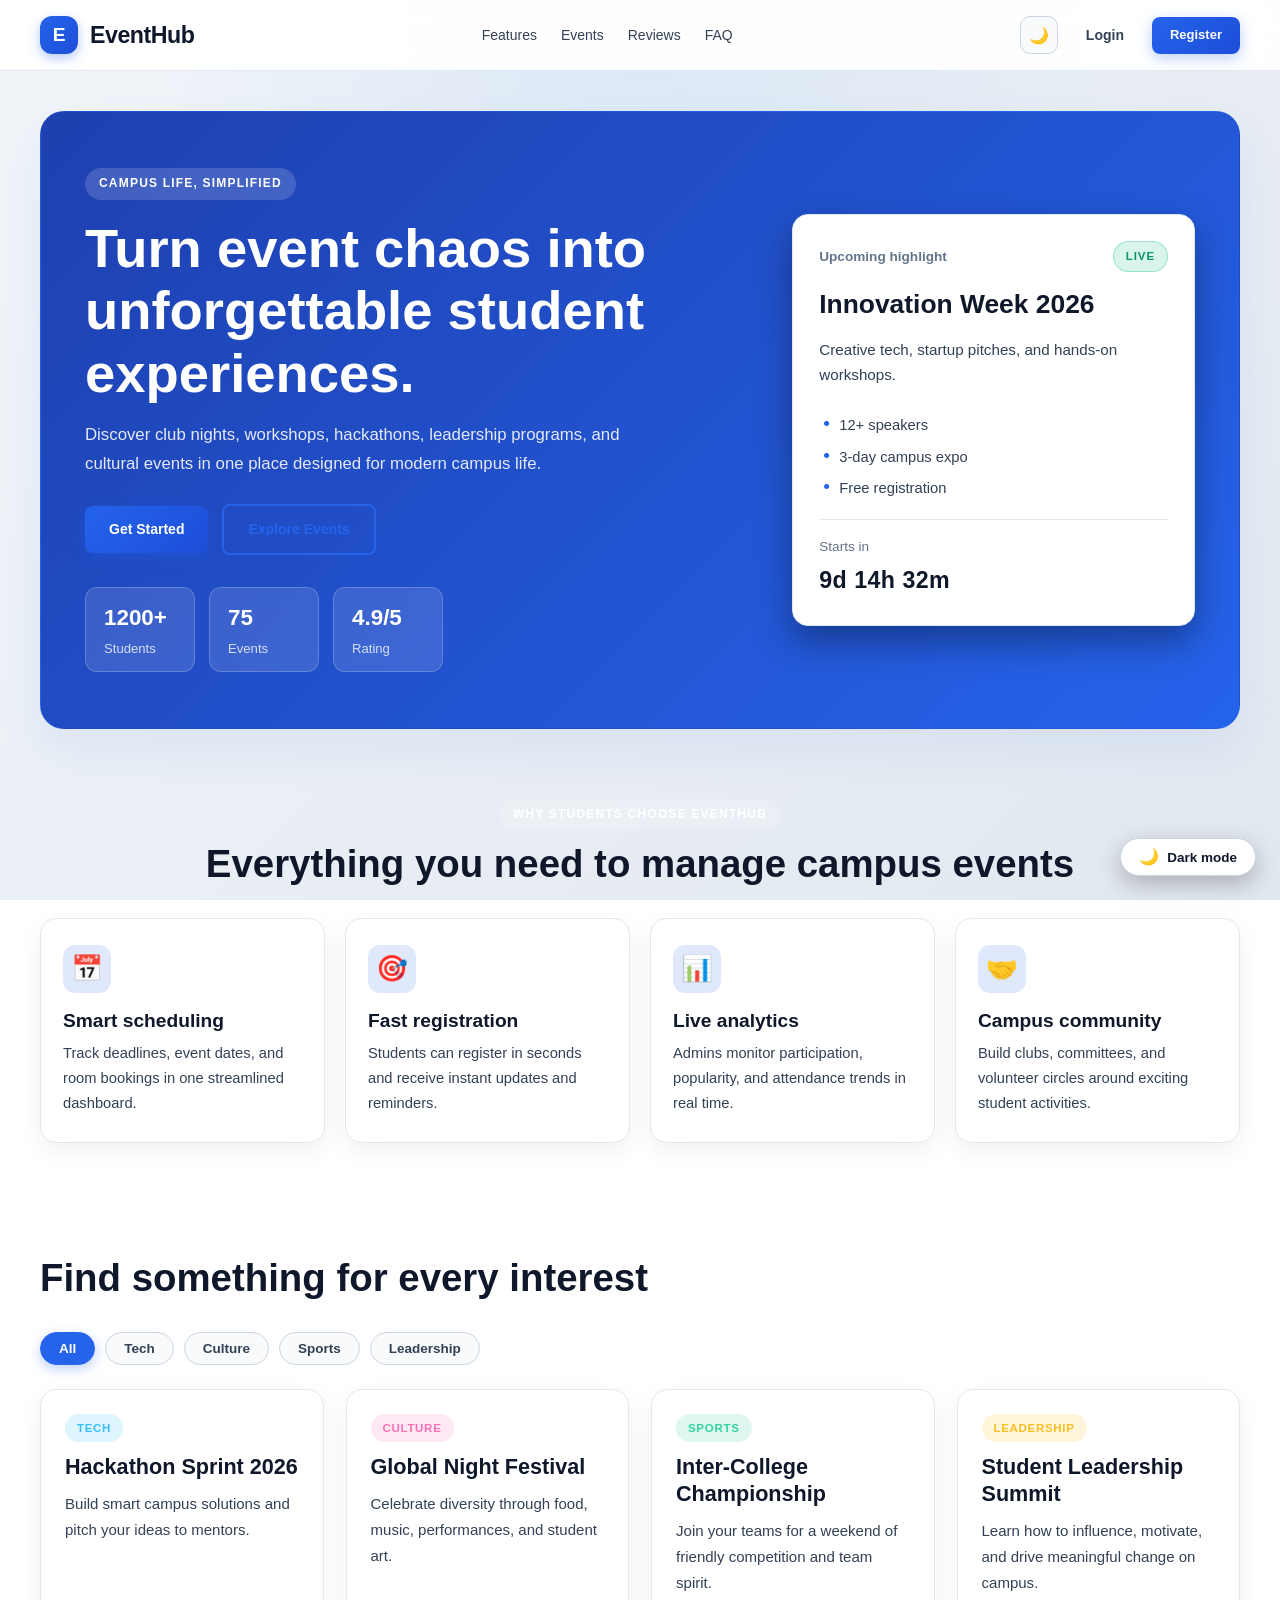
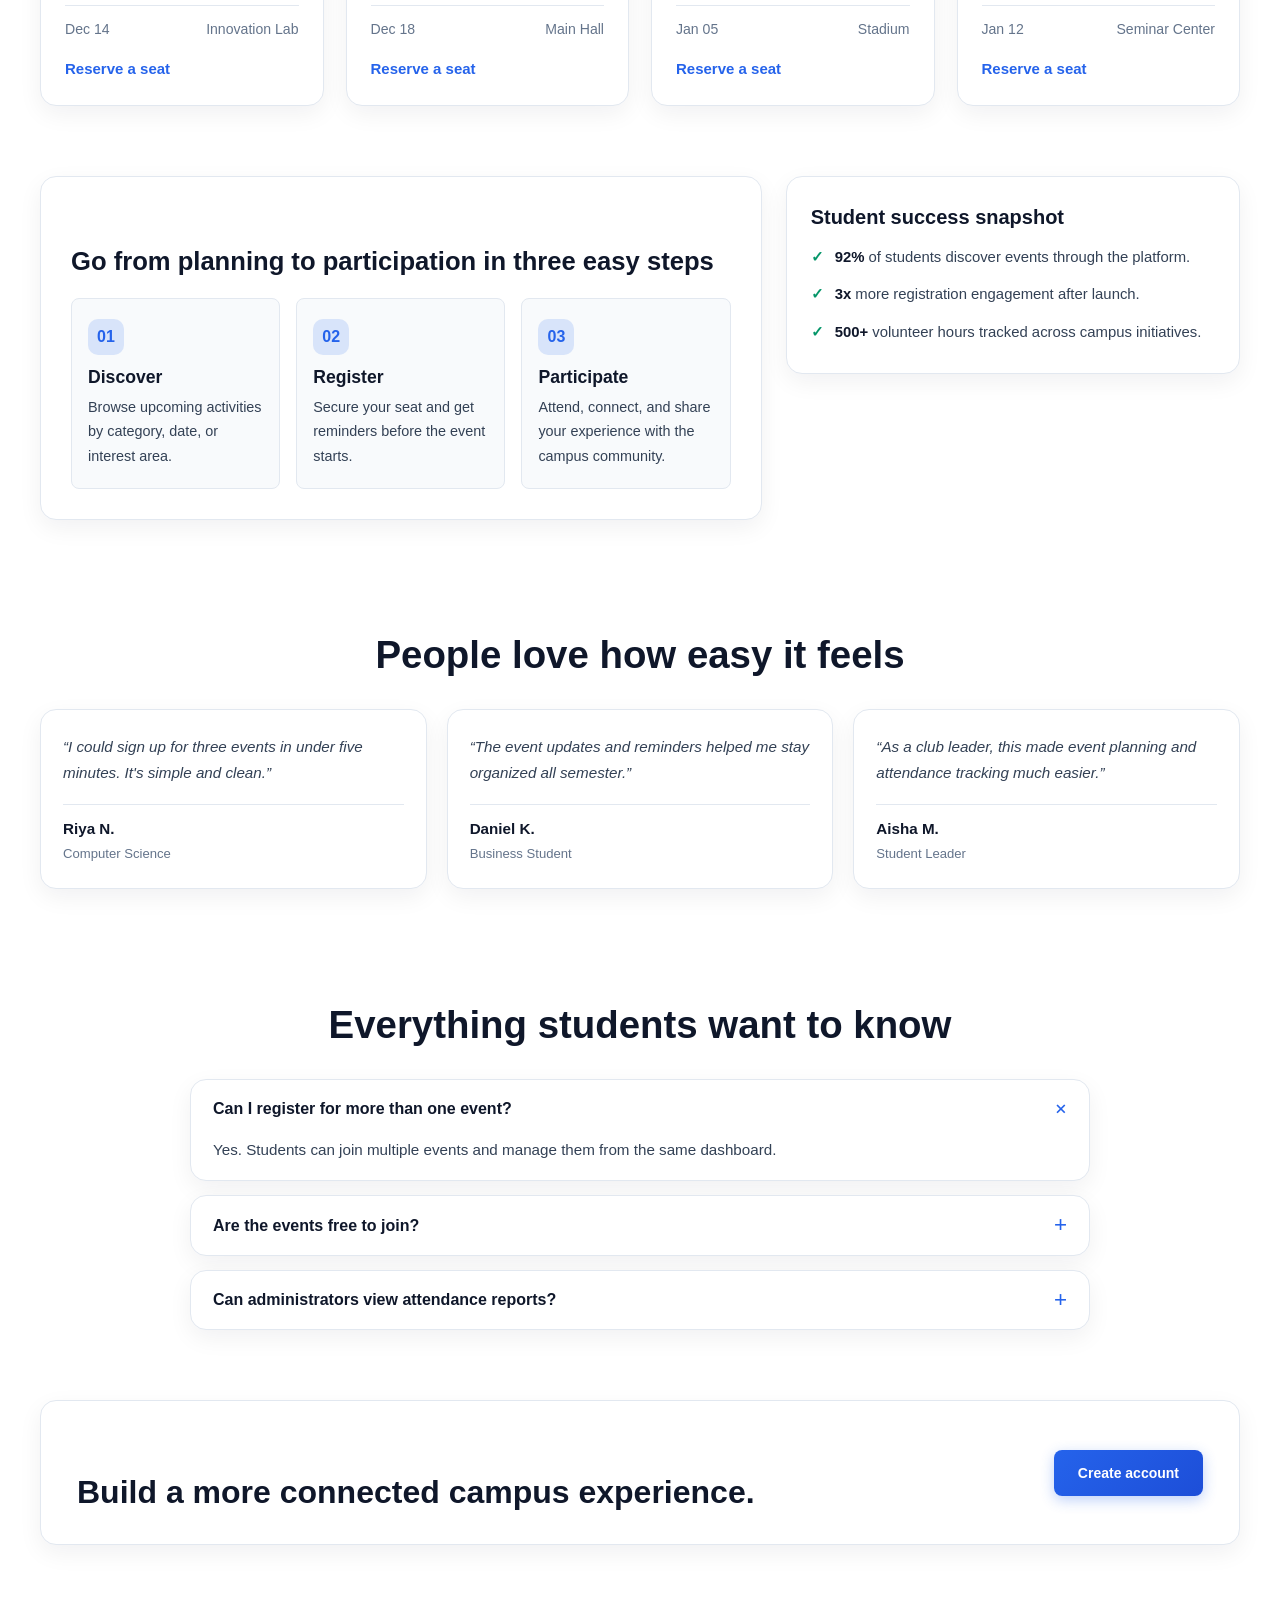
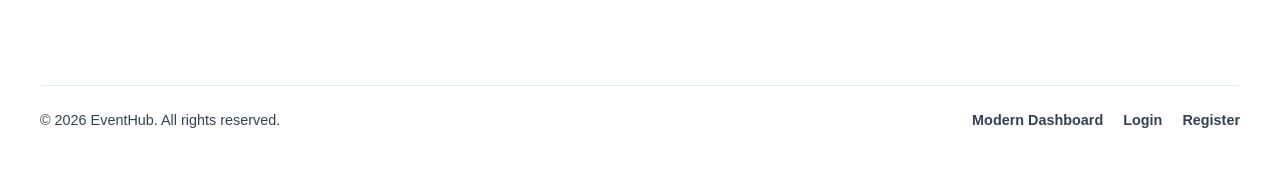
<file: event-management/index.html>
<!DOCTYPE html>
<html lang="en">
<head>
    <meta charset="UTF-8">
    <meta name="viewport" content="width=device-width, initial-scale=1.0">
    <title>EventHub | Student Event Management</title>
    <link rel="stylesheet" href="css/style.css">
    <script src="js/theme.js"></script>
</head>
<body>
    <header class="topbar">
        <div class="container nav-shell">
            <div class="brand">
                <span class="brand-mark">E</span>
                <span>EventHub</span>
            </div>

            <nav class="main-nav" aria-label="Main navigation">
                <a href="#features">Features</a>
                <a href="#events">Events</a>
                <a href="#testimonials">Reviews</a>
                <a href="#faq">FAQ</a>
            </nav>

            <div class="nav-actions">
                <button type="button" class="theme-toggle-btn" aria-label="Toggle theme" title="Toggle theme">
                    <span class="theme-icon">🌙</span>
                </button>
                <a href="login.html" class="nav-link">Login</a>
                <a href="register.html" class="btn-primary small">Register</a>
            </div>
        </div>
    </header>

    <main class="container landing-page">
        <section class="hero">
            <div class="hero-copy">
                <span class="eyebrow">Campus life, simplified</span>
                <h1>Turn event chaos into unforgettable student experiences.</h1>
                <p>
                    Discover club nights, workshops, hackathons, leadership programs, and cultural events
                    in one place designed for modern campus life.
                </p>

                <div class="btn-group">
                    <a href="register.html" class="btn-primary">Get Started</a>
                    <a href="#events" class="btn-secondary">Explore Events</a>
                </div>

                <div class="hero-metrics">
                    <div>
                        <strong>1200+</strong>
                        <span>Students</span>
                    </div>
                    <div>
                        <strong>75</strong>
                        <span>Events</span>
                    </div>
                    <div>
                        <strong>4.9/5</strong>
                        <span>Rating</span>
                    </div>
                </div>
            </div>

            <div class="hero-panel">
                <div class="status-card">
                    <div class="card-header">
                        <span>Upcoming highlight</span>
                        <span class="badge live">Live</span>
                    </div>
                    <h3>Innovation Week 2026</h3>
                    <p>Creative tech, startup pitches, and hands-on workshops.</p>

                    <ul class="mini-list">
                        <li>12+ speakers</li>
                        <li>3-day campus expo</li>
                        <li>Free registration</li>
                    </ul>

                    <div class="countdown-box">
                        <span>Starts in</span>
                        <strong id="countdownValue">00d 00h 00m</strong>
                    </div>
                </div>
            </div>
        </section>

        <section class="feature-grid" id="features">
            <div class="section-heading center">
                <span class="eyebrow">Why students choose EventHub</span>
                <h2>Everything you need to manage campus events</h2>
            </div>

            <div class="feature-list">
                <article class="feature-card">
                    <div class="feature-icon">📅</div>
                    <h3>Smart scheduling</h3>
                    <p>Track deadlines, event dates, and room bookings in one streamlined dashboard.</p>
                </article>

                <article class="feature-card">
                    <div class="feature-icon">🎯</div>
                    <h3>Fast registration</h3>
                    <p>Students can register in seconds and receive instant updates and reminders.</p>
                </article>

                <article class="feature-card">
                    <div class="feature-icon">📊</div>
                    <h3>Live analytics</h3>
                    <p>Admins monitor participation, popularity, and attendance trends in real time.</p>
                </article>

                <article class="feature-card">
                    <div class="feature-icon">🤝</div>
                    <h3>Campus community</h3>
                    <p>Build clubs, committees, and volunteer circles around exciting student activities.</p>
                </article>
            </div>
        </section>

        <section class="section" id="events">
            <div class="section-heading">
                <span class="eyebrow">Featured events</span>
                <h2>Find something for every interest</h2>
            </div>

            <div class="filter-bar" aria-label="Event filters">
                <button class="filter-btn active" data-category="all">All</button>
                <button class="filter-btn" data-category="tech">Tech</button>
                <button class="filter-btn" data-category="culture">Culture</button>
                <button class="filter-btn" data-category="sports">Sports</button>
                <button class="filter-btn" data-category="leadership">Leadership</button>
            </div>

            <div class="event-grid">
                <article class="event-card" data-category="tech">
                    <span class="event-badge tech">Tech</span>
                    <h3>Hackathon Sprint 2026</h3>
                    <p>Build smart campus solutions and pitch your ideas to mentors.</p>
                    <div class="meta-row">
                        <span>Dec 14</span>
                        <span>Innovation Lab</span>
                    </div>
                    <a href="register.html" class="inline-link">Reserve a seat</a>
                </article>

                <article class="event-card" data-category="culture">
                    <span class="event-badge culture">Culture</span>
                    <h3>Global Night Festival</h3>
                    <p>Celebrate diversity through food, music, performances, and student art.</p>
                    <div class="meta-row">
                        <span>Dec 18</span>
                        <span>Main Hall</span>
                    </div>
                    <a href="register.html" class="inline-link">Reserve a seat</a>
                </article>

                <article class="event-card" data-category="sports">
                    <span class="event-badge sports">Sports</span>
                    <h3>Inter-College Championship</h3>
                    <p>Join your teams for a weekend of friendly competition and team spirit.</p>
                    <div class="meta-row">
                        <span>Jan 05</span>
                        <span>Stadium</span>
                    </div>
                    <a href="register.html" class="inline-link">Reserve a seat</a>
                </article>

                <article class="event-card" data-category="leadership">
                    <span class="event-badge leadership">Leadership</span>
                    <h3>Student Leadership Summit</h3>
                    <p>Learn how to influence, motivate, and drive meaningful change on campus.</p>
                    <div class="meta-row">
                        <span>Jan 12</span>
                        <span>Seminar Center</span>
                    </div>
                    <a href="register.html" class="inline-link">Reserve a seat</a>
                </article>
            </div>
        </section>

        <section class="section split-section">
            <div class="how-it-works">
                <span class="eyebrow">How it works</span>
                <h2>Go from planning to participation in three easy steps</h2>

                <div class="steps">
                    <div class="step">
                        <span class="step-index">01</span>
                        <h3>Discover</h3>
                        <p>Browse upcoming activities by category, date, or interest area.</p>
                    </div>

                    <div class="step">
                        <span class="step-index">02</span>
                        <h3>Register</h3>
                        <p>Secure your seat and get reminders before the event starts.</p>
                    </div>

                    <div class="step">
                        <span class="step-index">03</span>
                        <h3>Participate</h3>
                        <p>Attend, connect, and share your experience with the campus community.</p>
                    </div>
                </div>
            </div>

            <aside class="spotlight-panel">
                <h3>Student success snapshot</h3>
                <ul>
                    <li><strong>92%</strong> of students discover events through the platform.</li>
                    <li><strong>3x</strong> more registration engagement after launch.</li>
                    <li><strong>500+</strong> volunteer hours tracked across campus initiatives.</li>
                </ul>
            </aside>
        </section>

        <section class="section testimonials" id="testimonials">
            <div class="section-heading center">
                <span class="eyebrow">Student feedback</span>
                <h2>People love how easy it feels</h2>
            </div>

            <div class="testimonial-grid">
                <article class="testimonial-card">
                    <p>“I could sign up for three events in under five minutes. It's simple and clean.”</p>
                    <div class="person">
                        <strong>Riya N.</strong>
                        <span>Computer Science</span>
                    </div>
                </article>

                <article class="testimonial-card">
                    <p>“The event updates and reminders helped me stay organized all semester.”</p>
                    <div class="person">
                        <strong>Daniel K.</strong>
                        <span>Business Student</span>
                    </div>
                </article>

                <article class="testimonial-card">
                    <p>“As a club leader, this made event planning and attendance tracking much easier.”</p>
                    <div class="person">
                        <strong>Aisha M.</strong>
                        <span>Student Leader</span>
                    </div>
                </article>
            </div>
        </section>

        <section class="section faq-section" id="faq">
            <div class="section-heading center">
                <span class="eyebrow">Frequently asked questions</span>
                <h2>Everything students want to know</h2>
            </div>

            <div class="faq-list">
                <div class="faq-item active">
                    <button class="faq-question" type="button">
                        Can I register for more than one event?
                        <span>+</span>
                    </button>
                    <div class="faq-answer">
                        Yes. Students can join multiple events and manage them from the same dashboard.
                    </div>
                </div>

                <div class="faq-item">
                    <button class="faq-question" type="button">
                        Are the events free to join?
                        <span>+</span>
                    </button>
                    <div class="faq-answer">
                        Some events are free while others may require a small fee or approval depending on the organizer.
                    </div>
                </div>

                <div class="faq-item">
                    <button class="faq-question" type="button">
                        Can administrators view attendance reports?
                        <span>+</span>
                    </button>
                    <div class="faq-answer">
                        Yes. Admins can monitor registered students, attendance trends, and participation summaries.
                    </div>
                </div>
            </div>
        </section>

        <section class="cta-banner">
            <div>
                <span class="eyebrow">Ready to join?</span>
                <h2>Build a more connected campus experience.</h2>
            </div>
            <a href="register.html" class="btn-primary">Create account</a>
        </section>
    </main>

    <footer class="site-footer">
        <div class="container footer-content">
            <p>© <span id="year"></span> EventHub. All rights reserved.</p>
            <div class="footer-links">
                <a href="../eventhub.html">Modern Dashboard</a>
                <a href="login.html">Login</a>
                <a href="register.html">Register</a>
            </div>
        </div>
    </footer>

    <script>
        const filterButtons = document.querySelectorAll('.filter-btn');
        const eventCards = document.querySelectorAll('.event-card');

        filterButtons.forEach((button) => {
            button.addEventListener('click', () => {
                const selectedCategory = button.dataset.category;

                filterButtons.forEach((btn) => btn.classList.toggle('active', btn === button));

                eventCards.forEach((card) => {
                    const matches = selectedCategory === 'all' || card.dataset.category === selectedCategory;
                    card.style.display = matches ? 'block' : 'none';
                });
            });
        });

        const faqButtons = document.querySelectorAll('.faq-question');
        faqButtons.forEach((button) => {
            button.addEventListener('click', () => {
                const item = button.parentElement;
                const isOpen = item.classList.contains('active');

                document.querySelectorAll('.faq-item').forEach((faq) => {
                    faq.classList.remove('active');
                });

                if (!isOpen) {
                    item.classList.add('active');
                }
            });
        });

        const eventDate = new Date('2026-12-14T17:00:00');
        const countdownValue = document.getElementById('countdownValue');

        function updateCountdown() {
            const now = new Date();
            const distance = eventDate - now;

            if (distance <= 0) {
                countdownValue.textContent = 'Now live';
                return;
            }

            const days = Math.floor(distance / (1000 * 60 * 60 * 24));
            const hours = Math.floor((distance / (1000 * 60 * 60)) % 24);
            const minutes = Math.floor((distance / (1000 * 60)) % 60);

            countdownValue.textContent = `${days}d ${String(hours).padStart(2, '0')}h ${String(minutes).padStart(2, '0')}m`;
        }

        updateCountdown();
        setInterval(updateCountdown, 60000);

        document.getElementById('year').textContent = new Date().getFullYear();
    </script>
</body>
</html>
</file>
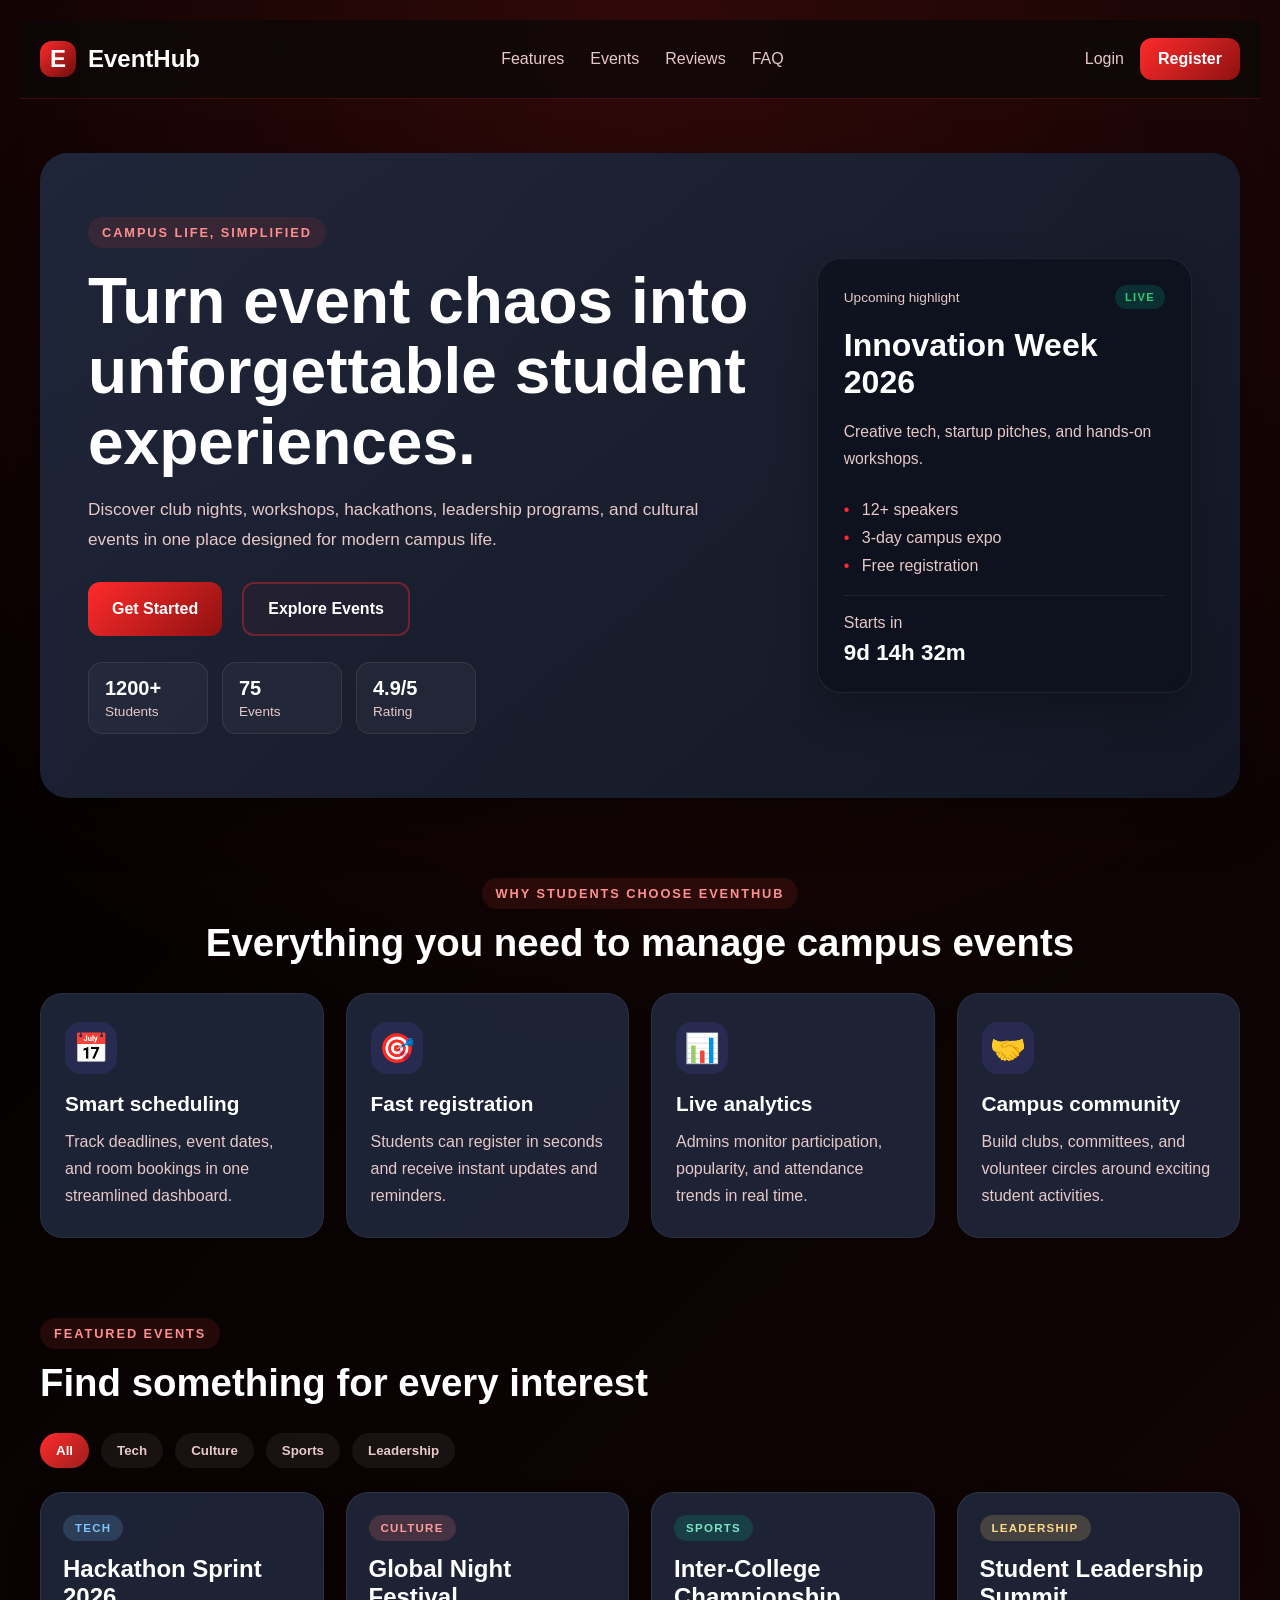
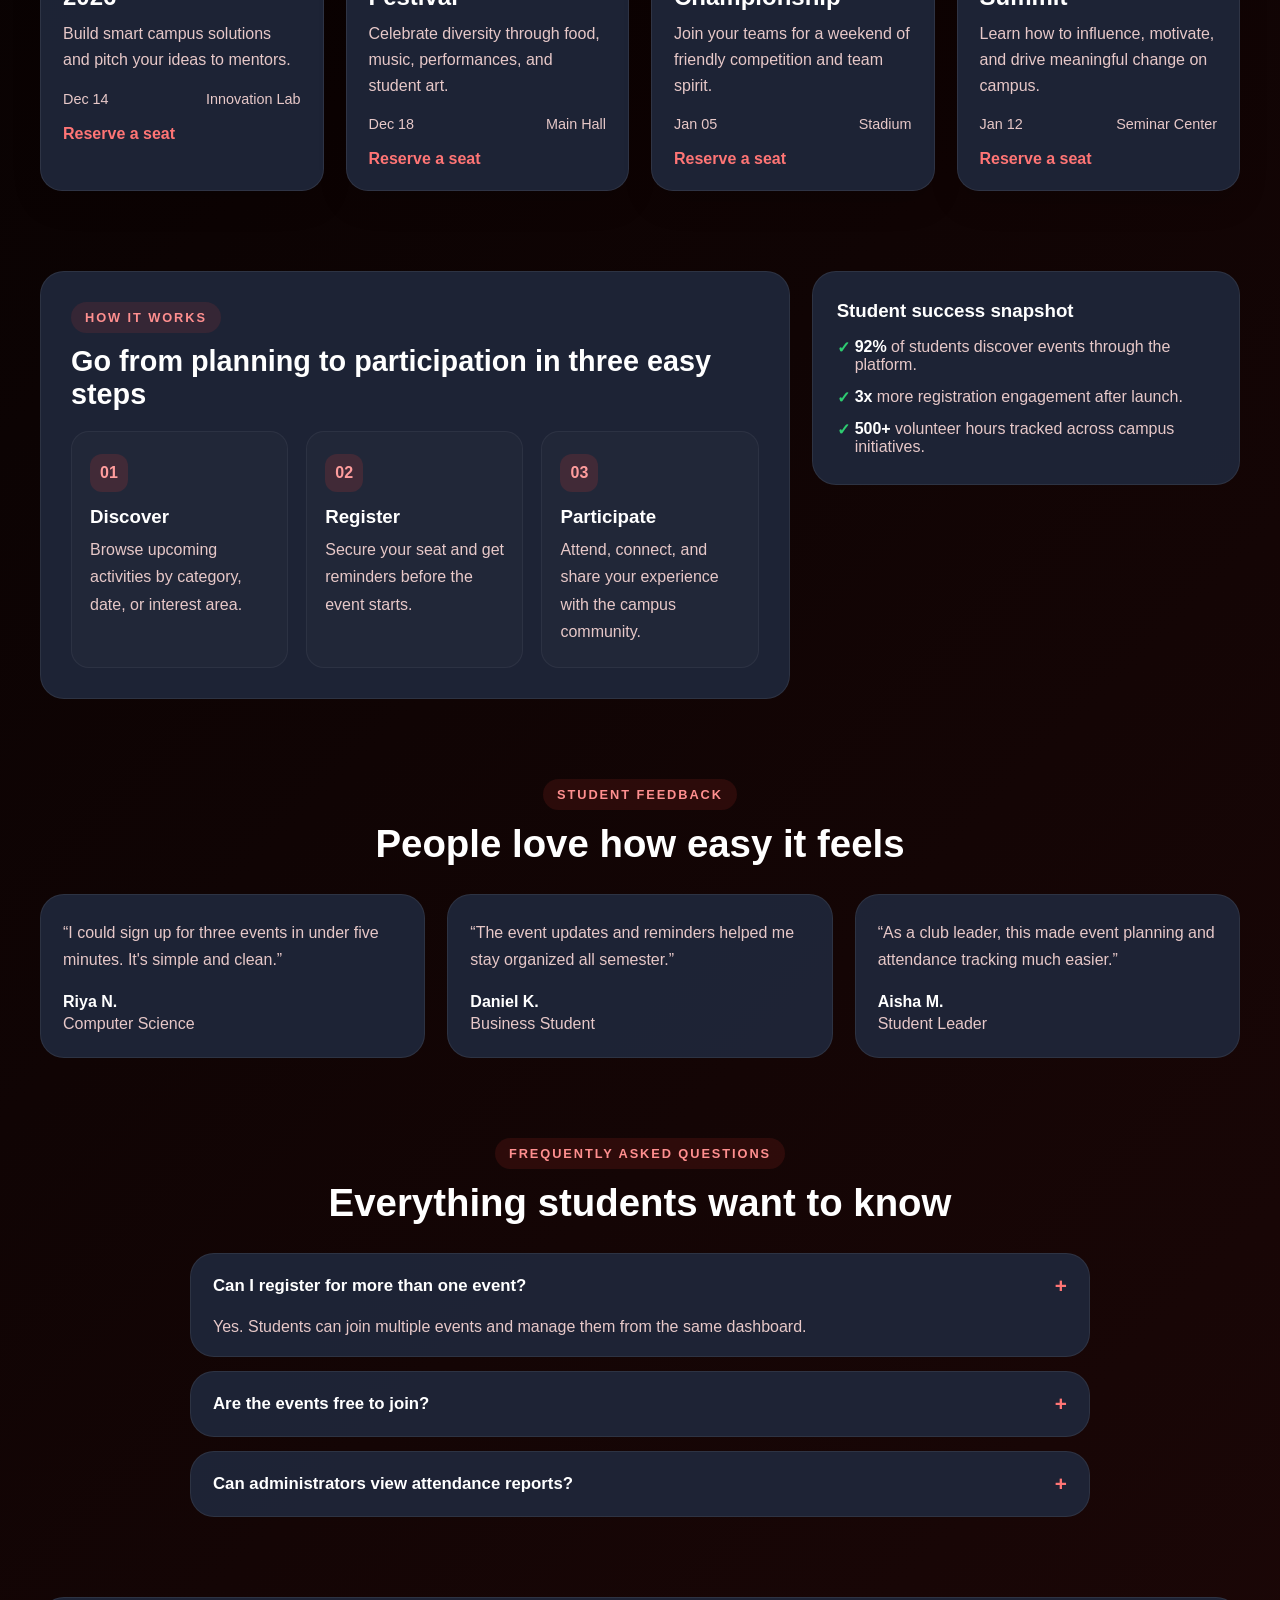
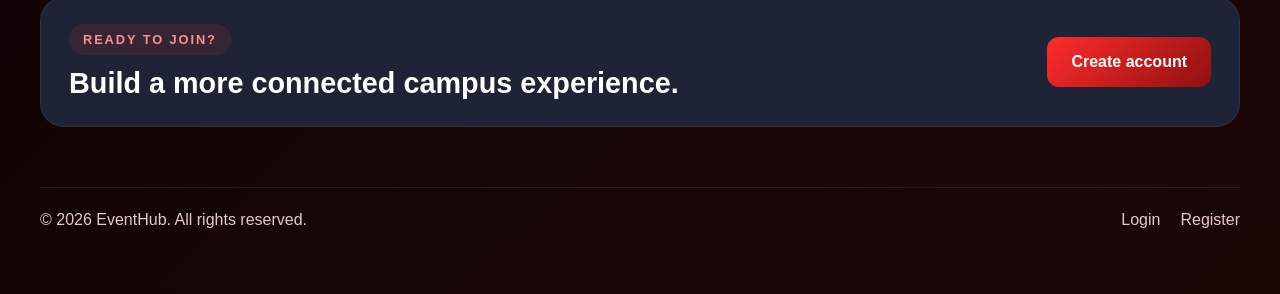
<file: Desktop/Student-Event-Management-System-main/event-management/index.html>
<!DOCTYPE html>
<html lang="en">
<head>
    <meta charset="UTF-8">
    <meta name="viewport" content="width=device-width, initial-scale=1.0">
    <title>EventHub | Student Event Management</title>
    <link rel="stylesheet" href="css/style.css">
</head>
<body>
    <header class="topbar">
        <div class="container nav-shell">
            <div class="brand">
                <span class="brand-mark">E</span>
                <span>EventHub</span>
            </div>

            <nav class="main-nav" aria-label="Main navigation">
                <a href="#features">Features</a>
                <a href="#events">Events</a>
                <a href="#testimonials">Reviews</a>
                <a href="#faq">FAQ</a>
            </nav>

            <div class="nav-actions">
                <a href="login.html" class="nav-link">Login</a>
                <a href="register.html" class="btn-primary small">Register</a>
            </div>
        </div>
    </header>

    <main class="container landing-page">
        <section class="hero">
            <div class="hero-copy">
                <span class="eyebrow">Campus life, simplified</span>
                <h1>Turn event chaos into unforgettable student experiences.</h1>
                <p>
                    Discover club nights, workshops, hackathons, leadership programs, and cultural events
                    in one place designed for modern campus life.
                </p>

                <div class="btn-group">
                    <a href="register.html" class="btn-primary">Get Started</a>
                    <a href="#events" class="btn-secondary">Explore Events</a>
                </div>

                <div class="hero-metrics">
                    <div>
                        <strong>1200+</strong>
                        <span>Students</span>
                    </div>
                    <div>
                        <strong>75</strong>
                        <span>Events</span>
                    </div>
                    <div>
                        <strong>4.9/5</strong>
                        <span>Rating</span>
                    </div>
                </div>
            </div>

            <div class="hero-panel">
                <div class="status-card">
                    <div class="card-header">
                        <span>Upcoming highlight</span>
                        <span class="badge live">Live</span>
                    </div>
                    <h3>Innovation Week 2026</h3>
                    <p>Creative tech, startup pitches, and hands-on workshops.</p>

                    <ul class="mini-list">
                        <li>12+ speakers</li>
                        <li>3-day campus expo</li>
                        <li>Free registration</li>
                    </ul>

                    <div class="countdown-box">
                        <span>Starts in</span>
                        <strong id="countdownValue">00d 00h 00m</strong>
                    </div>
                </div>
            </div>
        </section>

        <section class="feature-grid" id="features">
            <div class="section-heading center">
                <span class="eyebrow">Why students choose EventHub</span>
                <h2>Everything you need to manage campus events</h2>
            </div>

            <div class="feature-list">
                <article class="feature-card">
                    <div class="feature-icon">📅</div>
                    <h3>Smart scheduling</h3>
                    <p>Track deadlines, event dates, and room bookings in one streamlined dashboard.</p>
                </article>

                <article class="feature-card">
                    <div class="feature-icon">🎯</div>
                    <h3>Fast registration</h3>
                    <p>Students can register in seconds and receive instant updates and reminders.</p>
                </article>

                <article class="feature-card">
                    <div class="feature-icon">📊</div>
                    <h3>Live analytics</h3>
                    <p>Admins monitor participation, popularity, and attendance trends in real time.</p>
                </article>

                <article class="feature-card">
                    <div class="feature-icon">🤝</div>
                    <h3>Campus community</h3>
                    <p>Build clubs, committees, and volunteer circles around exciting student activities.</p>
                </article>
            </div>
        </section>

        <section class="section" id="events">
            <div class="section-heading">
                <span class="eyebrow">Featured events</span>
                <h2>Find something for every interest</h2>
            </div>

            <div class="filter-bar" aria-label="Event filters">
                <button class="filter-btn active" data-category="all">All</button>
                <button class="filter-btn" data-category="tech">Tech</button>
                <button class="filter-btn" data-category="culture">Culture</button>
                <button class="filter-btn" data-category="sports">Sports</button>
                <button class="filter-btn" data-category="leadership">Leadership</button>
            </div>

            <div class="event-grid">
                <article class="event-card" data-category="tech">
                    <span class="event-badge tech">Tech</span>
                    <h3>Hackathon Sprint 2026</h3>
                    <p>Build smart campus solutions and pitch your ideas to mentors.</p>
                    <div class="meta-row">
                        <span>Dec 14</span>
                        <span>Innovation Lab</span>
                    </div>
                    <a href="register.html" class="inline-link">Reserve a seat</a>
                </article>

                <article class="event-card" data-category="culture">
                    <span class="event-badge culture">Culture</span>
                    <h3>Global Night Festival</h3>
                    <p>Celebrate diversity through food, music, performances, and student art.</p>
                    <div class="meta-row">
                        <span>Dec 18</span>
                        <span>Main Hall</span>
                    </div>
                    <a href="register.html" class="inline-link">Reserve a seat</a>
                </article>

                <article class="event-card" data-category="sports">
                    <span class="event-badge sports">Sports</span>
                    <h3>Inter-College Championship</h3>
                    <p>Join your teams for a weekend of friendly competition and team spirit.</p>
                    <div class="meta-row">
                        <span>Jan 05</span>
                        <span>Stadium</span>
                    </div>
                    <a href="register.html" class="inline-link">Reserve a seat</a>
                </article>

                <article class="event-card" data-category="leadership">
                    <span class="event-badge leadership">Leadership</span>
                    <h3>Student Leadership Summit</h3>
                    <p>Learn how to influence, motivate, and drive meaningful change on campus.</p>
                    <div class="meta-row">
                        <span>Jan 12</span>
                        <span>Seminar Center</span>
                    </div>
                    <a href="register.html" class="inline-link">Reserve a seat</a>
                </article>
            </div>
        </section>

        <section class="section split-section">
            <div class="how-it-works">
                <span class="eyebrow">How it works</span>
                <h2>Go from planning to participation in three easy steps</h2>

                <div class="steps">
                    <div class="step">
                        <span class="step-index">01</span>
                        <h3>Discover</h3>
                        <p>Browse upcoming activities by category, date, or interest area.</p>
                    </div>

                    <div class="step">
                        <span class="step-index">02</span>
                        <h3>Register</h3>
                        <p>Secure your seat and get reminders before the event starts.</p>
                    </div>

                    <div class="step">
                        <span class="step-index">03</span>
                        <h3>Participate</h3>
                        <p>Attend, connect, and share your experience with the campus community.</p>
                    </div>
                </div>
            </div>

            <aside class="spotlight-panel">
                <h3>Student success snapshot</h3>
                <ul>
                    <li><strong>92%</strong> of students discover events through the platform.</li>
                    <li><strong>3x</strong> more registration engagement after launch.</li>
                    <li><strong>500+</strong> volunteer hours tracked across campus initiatives.</li>
                </ul>
            </aside>
        </section>

        <section class="section testimonials" id="testimonials">
            <div class="section-heading center">
                <span class="eyebrow">Student feedback</span>
                <h2>People love how easy it feels</h2>
            </div>

            <div class="testimonial-grid">
                <article class="testimonial-card">
                    <p>“I could sign up for three events in under five minutes. It's simple and clean.”</p>
                    <div class="person">
                        <strong>Riya N.</strong>
                        <span>Computer Science</span>
                    </div>
                </article>

                <article class="testimonial-card">
                    <p>“The event updates and reminders helped me stay organized all semester.”</p>
                    <div class="person">
                        <strong>Daniel K.</strong>
                        <span>Business Student</span>
                    </div>
                </article>

                <article class="testimonial-card">
                    <p>“As a club leader, this made event planning and attendance tracking much easier.”</p>
                    <div class="person">
                        <strong>Aisha M.</strong>
                        <span>Student Leader</span>
                    </div>
                </article>
            </div>
        </section>

        <section class="section faq-section" id="faq">
            <div class="section-heading center">
                <span class="eyebrow">Frequently asked questions</span>
                <h2>Everything students want to know</h2>
            </div>

            <div class="faq-list">
                <div class="faq-item active">
                    <button class="faq-question" type="button">
                        Can I register for more than one event?
                        <span>+</span>
                    </button>
                    <div class="faq-answer">
                        Yes. Students can join multiple events and manage them from the same dashboard.
                    </div>
                </div>

                <div class="faq-item">
                    <button class="faq-question" type="button">
                        Are the events free to join?
                        <span>+</span>
                    </button>
                    <div class="faq-answer">
                        Some events are free while others may require a small fee or approval depending on the organizer.
                    </div>
                </div>

                <div class="faq-item">
                    <button class="faq-question" type="button">
                        Can administrators view attendance reports?
                        <span>+</span>
                    </button>
                    <div class="faq-answer">
                        Yes. Admins can monitor registered students, attendance trends, and participation summaries.
                    </div>
                </div>
            </div>
        </section>

        <section class="cta-banner">
            <div>
                <span class="eyebrow">Ready to join?</span>
                <h2>Build a more connected campus experience.</h2>
            </div>
            <a href="register.html" class="btn-primary">Create account</a>
        </section>
    </main>

    <footer class="site-footer">
        <div class="container footer-content">
            <p>© <span id="year"></span> EventHub. All rights reserved.</p>
            <div class="footer-links">
                <a href="login.html">Login</a>
                <a href="register.html">Register</a>
            </div>
        </div>
    </footer>

    <script>
        const filterButtons = document.querySelectorAll('.filter-btn');
        const eventCards = document.querySelectorAll('.event-card');

        filterButtons.forEach((button) => {
            button.addEventListener('click', () => {
                const selectedCategory = button.dataset.category;

                filterButtons.forEach((btn) => btn.classList.toggle('active', btn === button));

                eventCards.forEach((card) => {
                    const matches = selectedCategory === 'all' || card.dataset.category === selectedCategory;
                    card.style.display = matches ? 'block' : 'none';
                });
            });
        });

        const faqButtons = document.querySelectorAll('.faq-question');
        faqButtons.forEach((button) => {
            button.addEventListener('click', () => {
                const item = button.parentElement;
                const isOpen = item.classList.contains('active');

                document.querySelectorAll('.faq-item').forEach((faq) => {
                    faq.classList.remove('active');
                });

                if (!isOpen) {
                    item.classList.add('active');
                }
            });
        });

        const eventDate = new Date('2026-12-14T17:00:00');
        const countdownValue = document.getElementById('countdownValue');

        function updateCountdown() {
            const now = new Date();
            const distance = eventDate - now;

            if (distance <= 0) {
                countdownValue.textContent = 'Now live';
                return;
            }

            const days = Math.floor(distance / (1000 * 60 * 60 * 24));
            const hours = Math.floor((distance / (1000 * 60 * 60)) % 24);
            const minutes = Math.floor((distance / (1000 * 60)) % 60);

            countdownValue.textContent = `${days}d ${String(hours).padStart(2, '0')}h ${String(minutes).padStart(2, '0')}m`;
        }

        updateCountdown();
        setInterval(updateCountdown, 60000);

        document.getElementById('year').textContent = new Date().getFullYear();
    </script>
</body>
</html>
</file>
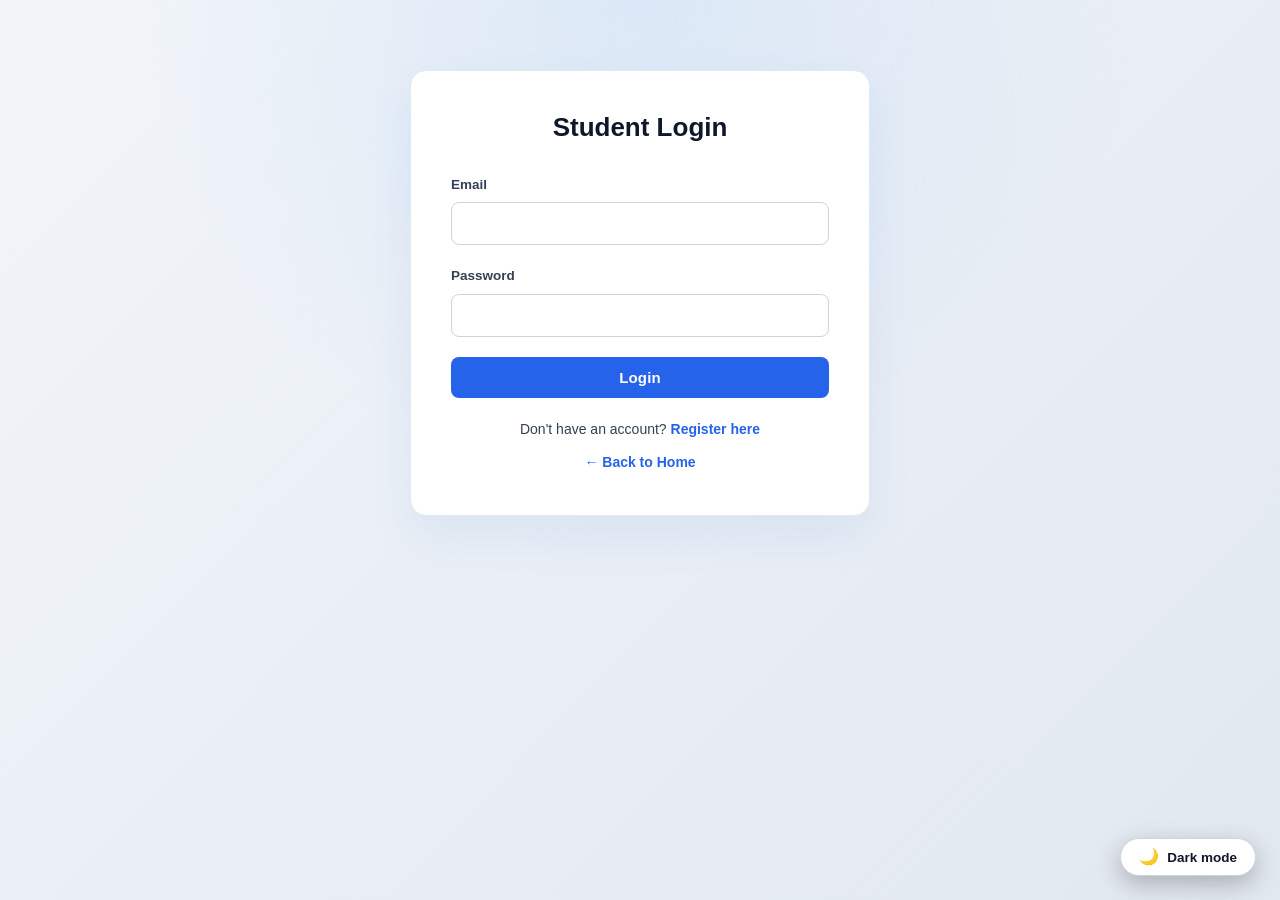
<file: event-management/admin.html>
<!DOCTYPE html>
<html lang="en">
<head>
    <meta charset="UTF-8">
    <meta name="viewport" content="width=device-width, initial-scale=1.0">
    <title>Admin Dashboard - Event Management</title>
    <link rel="stylesheet" href="css/style.css">
    <script src="js/theme.js"></script>
</head>
<body>
    <nav class="navbar">
        <h1>Admin Dashboard</h1>
        <div>
            <span id="adminName"></span>
            <button type="button" class="theme-toggle-btn" aria-label="Toggle theme" title="Toggle theme">
                <span class="theme-icon">🌙</span>
            </button>
            <button onclick="logout()" class="btn-logout">Logout</button>
        </div>
    </nav>
    
    <div class="container">
        <div class="admin-container">
            <div class="stats-grid" id="statsGrid">
                <div class="stat-card">
                    <h3 id="totalEvents">0</h3>
                    <p>Total Events</p>
                </div>
                <div class="stat-card">
                    <h3 id="totalUsers">0</h3>
                    <p>Total Users</p>
                </div>
                <div class="stat-card">
                    <h3 id="totalRegistrations">0</h3>
                    <p>Total Registrations</p>
                </div>
                <div class="stat-card stat-card-upcoming">
                    <span class="stat-icon">📅</span>
                    <div><h3 id="totalUpcoming">0</h3><p>Upcoming Events</p></div>
                </div>
            </div>
            
            <div class="tabs">
                <button class="tab active" onclick="switchTab('events')">Manage Events</button>
                <button class="tab" onclick="switchTab('users')">View Users</button>
                <button class="tab" onclick="switchTab('registrations')">View Registrations</button>
            </div>
            
            <!-- Events Tab -->
            <div id="eventsTab" class="tab-content active">
                <button class="btn" onclick="showAddEventModal()">+ Add New Event</button>
                <div id="message"></div>
                <table id="eventsTable">
                    <thead>
                        <tr>
                            <th>ID</th>
                            <th>Title</th>
                            <th>Date</th>
                            <th>Venue</th>
                            <th>Organizer</th>
                            <th>Actions</th>
                        </tr>
                    </thead>
                    <tbody id="eventsTableBody">
                        <tr><td colspan="6">Loading...</td></tr>
                    </tbody>
                </table>
            </div>
            
            <!-- Users Tab -->
            <div id="usersTab" class="tab-content">
                <table id="usersTable">
                    <thead>
                        <tr>
                            <th>ID</th>
                            <th>Name</th>
                            <th>Email</th>
                            <th>Contact</th>
                            <th>Admin</th>
                            <th>Registered</th>
                        </tr>
                    </thead>
                    <tbody id="usersTableBody">
                        <tr><td colspan="6">Loading...</td></tr>
                    </tbody>
                </table>
            </div>
            
            <!-- Registrations Tab -->
            <div id="registrationsTab" class="tab-content">
                <table id="registrationsTable">
                    <thead>
                        <tr>
                            <th>ID</th>
                            <th>Student Name</th>
                            <th>Event Title</th>
                            <th>Registration Date</th>
                        </tr>
                    </thead>
                    <tbody id="registrationsTableBody">
                        <tr><td colspan="4">Loading...</td></tr>
                    </tbody>
                </table>
            </div>
        </div>
    </div>
    
    <!-- Add/Edit Event Modal -->
    <div id="eventModal" class="modal">
        <div class="modal-content">
            <div class="modal-header">
                <h2 id="modalTitle">Add New Event</h2>
                <button class="close-modal" onclick="closeModal()">&times;</button>
            </div>
            <form id="eventForm" class="form-grid">
                <input type="hidden" id="eventId">
                <div class="input-group">
                    <label>Event Title *</label>
                    <input type="text" id="eventTitle" required>
                </div>
                <div class="input-group">
                    <label>Date *</label>
                    <input type="date" id="eventDate" required>
                </div>
                <div class="input-group">
                    <label>Venue *</label>
                    <input type="text" id="eventVenue" required>
                </div>
                <div class="input-group">
                    <label>Organizer *</label>
                    <input type="text" id="eventOrganizer" required>
                </div>
                <div class="input-group">
                    <label>Description</label>
                    <textarea id="eventDescription" rows="4"></textarea>
                </div>
                <button type="submit" class="btn">Save Event</button>
            </form>
        </div>
    </div>
    
    <script>
        let currentTab = 'events';
        let editingEventId = null;
        
        // Check admin authentication
        async function checkAuth() {
            try {
                const response = await fetch('php/check_auth.php');
                const result = await response.json();
                
                if (!result.loggedIn || !result.is_admin) {
                    alert('Access denied. Admin only.');
                    window.location.href = 'login.html';
                    return false;
                }
                
                document.getElementById('adminName').textContent = 'Welcome, ' + result.name;
                loadDashboard();
                return true;
            } catch (error) {
                console.error('Auth error:', error);
                window.location.href = 'login.html';
                return false;
            }
        }
        
        // Load dashboard data
        async function loadDashboard() {
            await loadStats();
            await loadEvents();
            await loadUsers();
            await loadRegistrations();
        }
        
        // Load statistics
        async function loadStats() {
            try {
                const response = await fetch('php/admin_stats.php');
                const stats = await response.json();
                
                document.getElementById('totalEvents').textContent = stats.events || 0;
                document.getElementById('totalUsers').textContent = stats.users || 0;
                document.getElementById('totalRegistrations').textContent = stats.registrations || 0;
                document.getElementById('totalUpcoming').textContent = stats.upcoming || 0;
            } catch (error) {
                console.error('Error loading stats:', error);
            }
        }
        
        // Load events
        async function loadEvents() {
            try {
                const response = await fetch('php/admin_events.php');
                const events = await response.json();
                
                const tbody = document.getElementById('eventsTableBody');
                tbody.innerHTML = '';
                
                if (events.length === 0) {
                    tbody.innerHTML = '<tr><td colspan="6">No events found</td></tr>';
                    return;
                }
                
                events.forEach(event => {
                    const row = tbody.insertRow();
                    row.innerHTML = `
                        <td>${event.event_id}</td>
                        <td>${escapeHtml(event.title)}</td>
                        <td>${event.date}</td>
                        <td>${escapeHtml(event.venue)}</td>
                        <td>${escapeHtml(event.organizer)}</td>
                        <td>
                            <button class="btn btn-small btn-edit" onclick="editEvent(${event.event_id})">Edit</button>
                            <button class="btn btn-small btn-delete" onclick="deleteEvent(${event.event_id})">Delete</button>
                        </td>
                    `;
                });
            } catch (error) {
                console.error('Error loading events:', error);
            }
        }
        
        // Load users
        async function loadUsers() {
            try {
                const response = await fetch('php/admin_users.php');
                const users = await response.json();
                
                const tbody = document.getElementById('usersTableBody');
                tbody.innerHTML = '';
                
                if (users.length === 0) {
                    tbody.innerHTML = '<tr><td colspan="6">No users found</td></tr>';
                    return;
                }
                
                users.forEach(user => {
                    const row = tbody.insertRow();
                    row.innerHTML = `
                        <td>${user.user_id}</td>
                        <td>${escapeHtml(user.name)}</td>
                        <td>${escapeHtml(user.email)}</td>
                        <td>${escapeHtml(user.contact_number || 'N/A')}</td>
                        <td>${user.is_admin ? '✅ Yes' : 'No'}</td>
                        <td>${user.created_at}</td>
                    `;
                });
            } catch (error) {
                console.error('Error loading users:', error);
            }
        }
        
        // Load registrations
        async function loadRegistrations() {
            try {
                const response = await fetch('php/admin_registrations.php');
                const registrations = await response.json();
                
                const tbody = document.getElementById('registrationsTableBody');
                tbody.innerHTML = '';
                
                if (registrations.length === 0) {
                    tbody.innerHTML = '<tr><td colspan="4">No registrations found</td></tr>';
                    return;
                }
                
                registrations.forEach(reg => {
                    const row = tbody.insertRow();
                    row.innerHTML = `
                        <td>${reg.reg_id}</td>
                        <td>${escapeHtml(reg.student_name)}</td>
                        <td>${escapeHtml(reg.event_title)}</td>
                        <td>${reg.timestamp}</td>
                    `;
                });
            } catch (error) {
                console.error('Error loading registrations:', error);
            }
        }
        
        // Switch tabs
        function switchTab(tab) {
            document.querySelectorAll('.tab').forEach(t => t.classList.remove('active'));
            document.querySelectorAll('.tab-content').forEach(c => c.classList.remove('active'));
            
            event.target.classList.add('active');
            document.getElementById(tab + 'Tab').classList.add('active');
            currentTab = tab;
        }
        
        // Show add event modal
        function showAddEventModal() {
            editingEventId = null;
            document.getElementById('modalTitle').textContent = 'Add New Event';
            document.getElementById('eventForm').reset();
            document.getElementById('eventId').value = '';
            document.getElementById('eventModal').classList.add('active');
        }
        
        // Edit event
        async function editEvent(eventId) {
            try {
                const response = await fetch(`php/admin_events.php?id=${eventId}`);
                const event = await response.json();
                
                editingEventId = eventId;
                document.getElementById('modalTitle').textContent = 'Edit Event';
                document.getElementById('eventId').value = event.event_id;
                document.getElementById('eventTitle').value = event.title;
                document.getElementById('eventDate').value = event.date;
                document.getElementById('eventVenue').value = event.venue;
                document.getElementById('eventOrganizer').value = event.organizer;
                document.getElementById('eventDescription').value = event.description || '';
                document.getElementById('eventModal').classList.add('active');
            } catch (error) {
                alert('Error loading event details');
            }
        }
        
        // Delete event
        async function deleteEvent(eventId) {
            if (!confirm('Are you sure you want to delete this event?')) return;
            
            try {
                const formData = new FormData();
                formData.append('action', 'delete');
                formData.append('event_id', eventId);
                
                const response = await fetch('php/admin_events.php', {
                    method: 'POST',
                    body: formData
                });
                
                const result = await response.json();
                
                if (result.success) {
                    showMessage('Event deleted successfully', 'success');
                    loadEvents();
                    loadStats();
                } else {
                    showMessage(result.message, 'error');
                }
            } catch (error) {
                showMessage('Error deleting event', 'error');
            }
        }
        
        // Close modal
        function closeModal() {
            document.getElementById('eventModal').classList.remove('active');
        }
        
        // Save event (add or update)
        document.getElementById('eventForm').addEventListener('submit', async function(e) {
            e.preventDefault();
            
            const formData = new FormData();
            formData.append('action', editingEventId ? 'update' : 'create');
            if (editingEventId) formData.append('event_id', editingEventId);
            formData.append('title', document.getElementById('eventTitle').value);
            formData.append('date', document.getElementById('eventDate').value);
            formData.append('venue', document.getElementById('eventVenue').value);
            formData.append('organizer', document.getElementById('eventOrganizer').value);
            formData.append('description', document.getElementById('eventDescription').value);
            
            try {
                const response = await fetch('php/admin_events.php', {
                    method: 'POST',
                    body: formData
                });
                
                const result = await response.json();
                
                if (result.success) {
                    showMessage(result.message, 'success');
                    closeModal();
                    loadEvents();
                    loadStats();
                } else {
                    showMessage(result.message, 'error');
                }
            } catch (error) {
                showMessage('Error saving event', 'error');
            }
        });
        
        // Show message
        function showMessage(msg, type) {
            const messageDiv = document.getElementById('message');
            messageDiv.innerHTML = `<p class="${type}">${msg}</p>`;
            setTimeout(() => messageDiv.innerHTML = '', 3000);
        }
        
        // Logout
        function logout() {
            if (confirm('Are you sure you want to logout?')) {
                window.location.href = 'php/logout.php';
            }
        }
        
        // Escape HTML
        function escapeHtml(text) {
            const div = document.createElement('div');
            div.textContent = text;
            return div.innerHTML;
        }
        
        // Initialize
        checkAuth();
    </script>
</body>
</html>
</file>
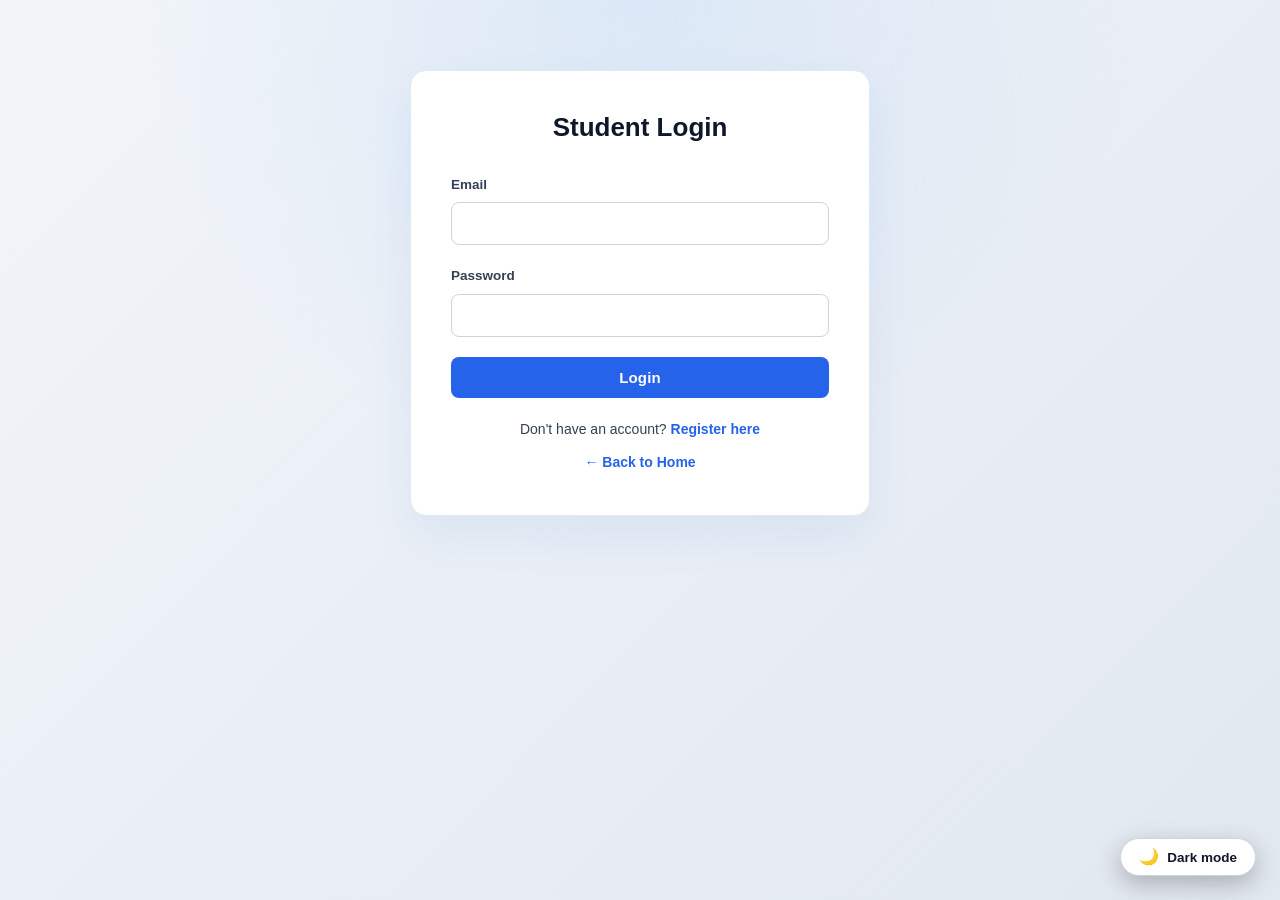
<file: event-management/events.html>
<!DOCTYPE html>
<html lang="en">
<head>
    <meta charset="UTF-8">
    <meta name="viewport" content="width=device-width, initial-scale=1.0">
    <title>Events - Event Management</title>
    <link rel="stylesheet" href="css/style.css">
    <script src="js/theme.js"></script>
</head>
<body>
    <nav class="navbar">
        <h1>Event Management System</h1>
        <div>
            <span id="userName"></span>
            <button type="button" class="theme-toggle-btn" aria-label="Toggle theme" title="Toggle theme">
                <span class="theme-icon">🌙</span>
            </button>
            <button onclick="logout()" class="btn-logout">Logout</button>
        </div>
    </nav>
    
    <div class="container">
        <div class="student-events-header">
            <div>
                <span class="eyebrow">Student dashboard</span>
                <h2>Campus Events</h2>
            </div>
            <div class="event-view-tabs" aria-label="Event views">
                <button type="button" class="event-view-tab active" data-view="all">All Events</button>
                <button type="button" class="event-view-tab" data-view="registered">My Registrations</button>
            </div>
        </div>
        <div id="message" style="margin-bottom: 20px;"></div>
        <div id="eventsContainer">Loading events...</div>
    </div>
    
    <script>
        let currentUserId = null;
        let currentView = 'all';
        let loadedEvents = [];

        // Check if user is logged in
        async function checkAuth() {
            try {
                const response = await fetch('php/check_auth.php');
                const result = await response.json();
                
                console.log('Auth check:', result);
                
                if (!result.loggedIn) {
                    alert('Please login first');
                    window.location.href = 'login.html';
                    return false;
                } else {
                    currentUserId = result.user_id;
                    document.getElementById('userName').textContent = 'Welcome, ' + result.name;
                    loadEvents();
                    return true;
                }
            } catch (error) {
                console.error('Auth check error:', error);
                alert('Authentication error. Please login again.');
                window.location.href = 'login.html';
                return false;
            }
        }
        
        // Load events
        async function loadEvents() {
            try {
                const response = await fetch('php/get_events.php');
                
                if (!response.ok) {
                    throw new Error('Failed to fetch events');
                }
                
                const events = await response.json();
                console.log('Events loaded:', events);
                
                loadedEvents = events; // Store loaded events for filtering
                
                renderEvents(); // Initial render
            } catch (error) {
                console.error('Error loading events:', error);
                document.getElementById('eventsContainer').innerHTML =
                    '<p style="color: red;">Failed to load events. Please refresh the page.</p>';
            }
        }
        
        // Register for event
        async function registerEvent(eventId) {
            console.log('Registering for event:', eventId);
            
            const messageDiv = document.getElementById('message');
            messageDiv.innerHTML = '<p style="color: blue;">Processing registration...</p>';
            
            try {
                const formData = new FormData();
                formData.append('event_id', eventId);
                
                const response = await fetch('php/register_event.php', {
                    method: 'POST',
                    body: formData
                });
                
                console.log('Registration response status:', response.status);
                
                const responseText = await response.text();
                console.log('Registration raw response:', responseText);
                
                let result;
                try {
                    result = JSON.parse(responseText);
                } catch (e) {
                    console.error('JSON parse error:', e);
                    messageDiv.innerHTML = '<p class="error">Server error: ' + responseText.substring(0, 100) + '</p>';
                    return;
                }
                
                console.log('Registration result:', result);
                
                if (result.success) {
                    messageDiv.innerHTML = '<p class="success">' + escapeHtml(result.message) + '</p>';
                    // Reload events to update UI
                    setTimeout(() => {
                        messageDiv.innerHTML = '';
                        loadEvents();
                    }, 2000);
                } else {
                    messageDiv.innerHTML = '<p class="error">' + escapeHtml(result.message) + '</p>';
                    setTimeout(() => {
                        messageDiv.innerHTML = '';
                    }, 3000);
                }
            } catch (error) {
                console.error('Registration error:', error);
                messageDiv.innerHTML = '<p class="error">Network error. Please try again.</p>';
                setTimeout(() => {
                    messageDiv.innerHTML = '';
                }, 3000);
            }
        }
        
        // Cancel registration
        async function cancelEvent(eventId) {
            if (!confirm('Cancel registration for this event?')) return;
            const messageDiv = document.getElementById('message');
            const formData = new FormData();
            formData.append('event_id', eventId);

            try {
                const response = await fetch('php/cancel_event.php', { method: 'POST', body: formData });
                const result = await response.json();
                messageDiv.innerHTML = `<p class="${result.success ? 'success' : 'error'}">${escapeHtml(result.message)}</p>`;
                alert(result.message);
                if (result.success) loadEvents();
            } catch (error) {
                const text = 'Network error. Please try again.';
                messageDiv.innerHTML = '<p class="error">' + text + '</p>';
                alert(text);
            }
        }
        
        // Logout
        function logout() {
            if (confirm('Are you sure you want to logout?')) {
                window.location.href = 'php/logout.php';
            }
        }
        
        // Escape HTML to prevent XSS
        function escapeHtml(text) {
            const div = document.createElement('div');
            div.textContent = text;
            return div.innerHTML;
        }
        
        // Tab switcher
        document.querySelectorAll('.event-view-tab').forEach(tab => {
            tab.addEventListener('click', function() {
                document.querySelectorAll('.event-view-tab').forEach(t => t.classList.remove('active'));
                this.classList.add('active');
                
                currentView = this.getAttribute('data-view');
                renderEvents();
            });
        });
        
        function renderEvents() {
            const container = document.getElementById('eventsContainer');
            const visibleEvents = currentView === 'registered'
                ? loadedEvents.filter(event => event.is_registered === true || event.is_registered === 1)
                : loadedEvents;

            container.innerHTML = '';
            if (visibleEvents.length === 0) {
                container.innerHTML = currentView === 'registered'
                    ? '<p>You have not registered for any events yet.</p>'
                    : '<p>No events available at the moment.</p>';
                return;
            }

            visibleEvents.forEach(event => {
                const card = document.createElement('div');
                card.className = 'event-card';
                const isRegistered = event.is_registered === true || event.is_registered === 1;
                card.innerHTML = `
                    <h3>${escapeHtml(event.title)}</h3>
                    <p><strong>Date:</strong> ${escapeHtml(event.date)}</p>
                    <p><strong>Venue:</strong> ${escapeHtml(event.venue)}</p>
                    <p><strong>Organizer:</strong> ${escapeHtml(event.organizer)}</p>
                    <p>${escapeHtml(event.description || '')}</p>
                    ${isRegistered
                        ? `<button class="btn-registered" disabled>Registered ✓</button>
                           <button class="btn-cancel-event" onclick="cancelEvent(${event.event_id})">Cancel Registration</button>`
                        : `<button class="btn" onclick="registerEvent(${event.event_id})">Register Now</button>`}
                `;
                container.appendChild(card);
            });
        }
        
        // Initialize
        checkAuth();
    </script>
</body>
</html>
</file>
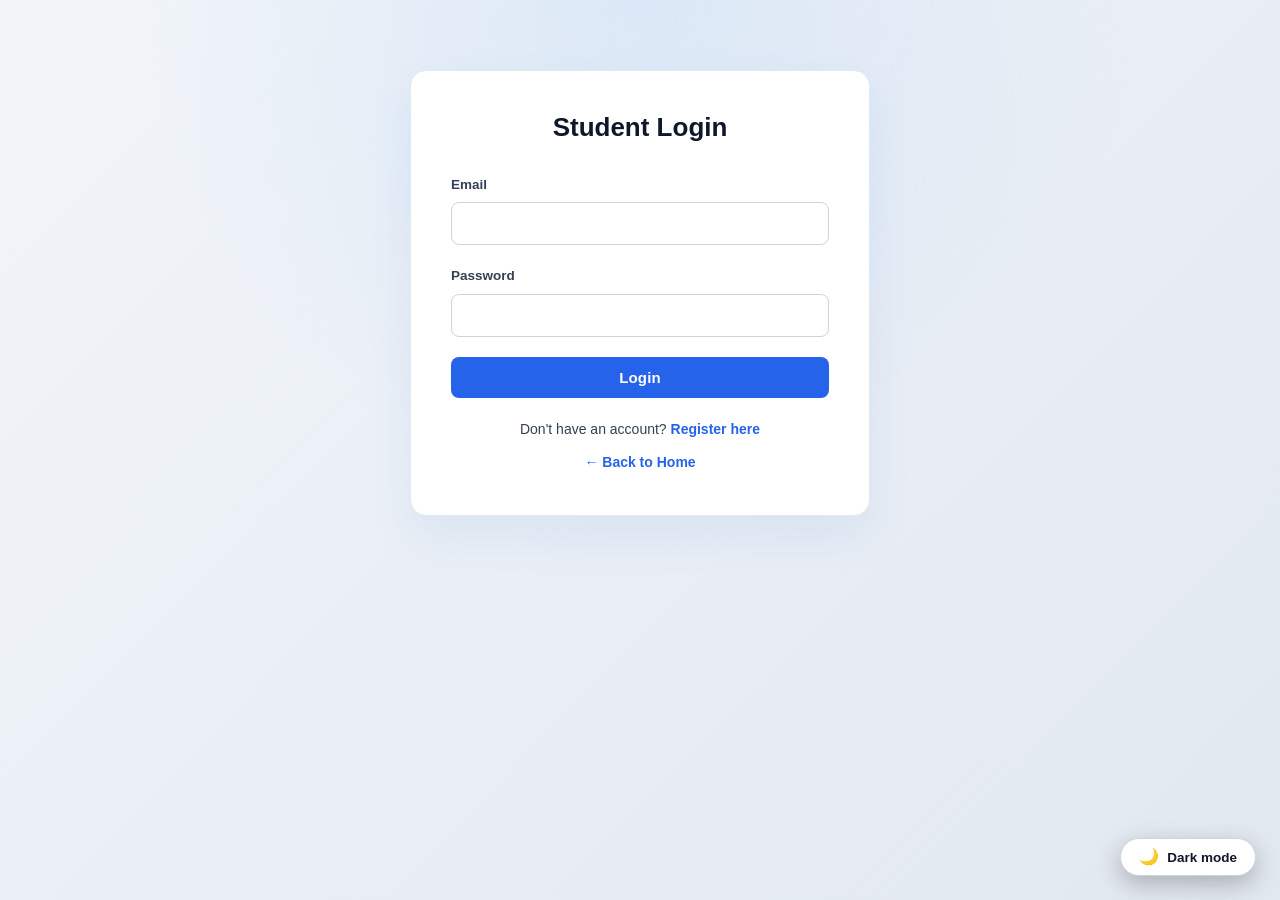
<file: event-management/login.html>
<!DOCTYPE html>
<html lang="en">
<head>
    <meta charset="UTF-8">
    <meta name="viewport" content="width=device-width, initial-scale=1.0">
    <title>Login - Event Management</title>
    <link rel="stylesheet" href="css/style.css">
    <script src="js/theme.js"></script>
</head>
<body>
    <div class="container">
        <div class="form-box">
            <h2>Student Login</h2>
            <form id="loginForm">
                <div class="input-group">
                    <label>Email</label>
                    <input type="email" id="email" required>
                </div>
                <div class="input-group">
                    <label>Password</label>
                    <input type="password" id="password" required>
                </div>
                <div id="message"></div>
                <button type="submit" class="btn">Login</button>
            </form>
            <p class="link">Don't have an account? <a href="register.html">Register here</a></p>
            <p class="link" style="margin-top: 10px;"><a href="index.html">← Back to Home</a></p>
        </div>
    </div>
    <script>
        const loginForm = document.getElementById('loginForm');
        const messageDiv = document.getElementById('message');

        function showLoginError(fieldId, message) {
            const field = document.getElementById(fieldId);
            if (field) {
                field.setAttribute('aria-invalid', 'true');
                field.style.borderColor = '#ef4444';
                field.focus();
            }
            alert(message);
        }

        loginForm.querySelectorAll('input').forEach(field => {
            field.addEventListener('input', () => {
                field.removeAttribute('aria-invalid');
                field.style.borderColor = '';
            });
        });

        loginForm.addEventListener('submit', async function(e) {
            e.preventDefault();

            const email = document.getElementById('email').value.trim();
            const password = document.getElementById('password').value;

            if (!email) return showLoginError('email', 'Email: Please enter your email address.');
            if (!email.includes('@') || !email.includes('.')) return showLoginError('email', 'Email: Please enter a valid email address.');
            if (!password) return showLoginError('password', 'Password: Please enter your password.');

            const formData = new FormData();
            formData.append('email', email);
            formData.append('password', password);

            try {
                const response = await fetch('php/login.php', { method: 'POST', body: formData });
                const result = await response.json();

                if (result.success) {
                    messageDiv.innerHTML = '<p class="success">' + result.message + '</p>';
                    setTimeout(() => window.location.href = result.is_admin ? 'admin.html' : 'events.html', 800);
                } else {
                    messageDiv.innerHTML = '<p class="error">' + result.message + '</p>';
                    showLoginError(result.field === 'email' || result.field === 'password' ? result.field : null, result.message);
                }
            } catch (error) {
                const text = 'Login failed: Server or database connection is unavailable.';
                messageDiv.innerHTML = '<p class="error">' + text + '</p>';
                alert(text);
            }
        });
    </script>
</body>
</html>
</file>
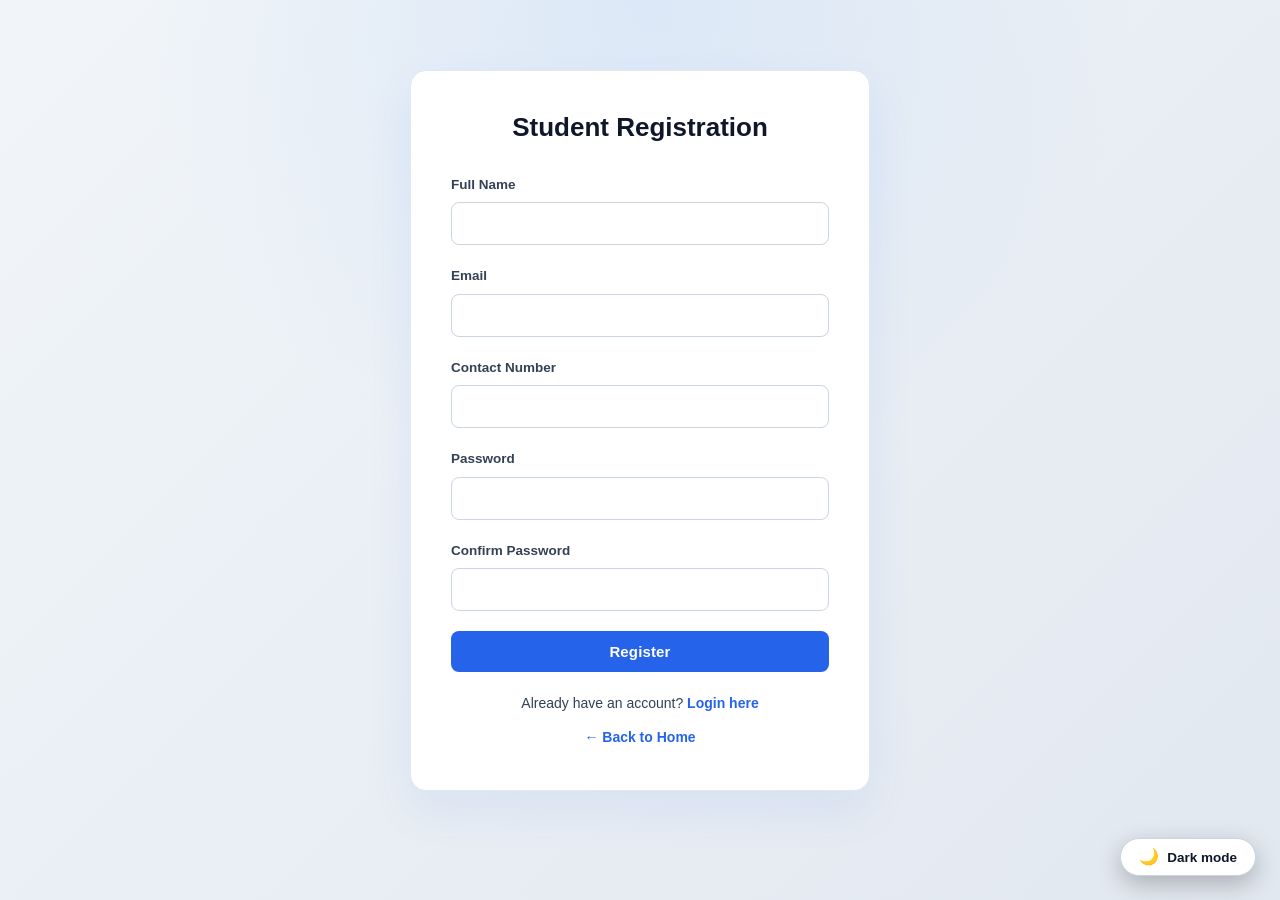
<file: event-management/register.html>
<!DOCTYPE html>
<html lang="en">
<head>
    <meta charset="UTF-8">
    <meta name="viewport" content="width=device-width, initial-scale=1.0">
    <title>Register - Event Management</title>
    <link rel="stylesheet" href="css/style.css">
    <script src="js/theme.js"></script>
</head>
<body>
    <div class="container">
        <div class="form-box">
            <h2>Student Registration</h2>
            <form id="registerForm">
                <div class="input-group">
                    <label>Full Name</label>
                    <input type="text" id="name" required>
                </div>
                <div class="input-group">
                    <label>Email</label>
                    <input type="email" id="email" required>
                </div>
                <div class="input-group">
                    <label>Contact Number</label>
                    <input type="tel" id="contact" pattern="[0-9]{10}" required>
                </div>
                <div class="input-group">
                    <label>Password</label>
                    <input type="password" id="password" minlength="6" required>
                </div>
                <div class="input-group">
                    <label>Confirm Password</label>
                    <input type="password" id="confirmPassword" required>
                </div>
                <div id="message"></div>
                <button type="submit" class="btn">Register</button>
            </form>
            <p class="link">Already have an account? <a href="login.html">Login here</a></p>
            <p class="link" style="margin-top: 10px;"><a href="index.html">← Back to Home</a></p>
        </div>
    </div>
    <script>
        const registerForm = document.getElementById('registerForm');

        function showFieldError(fieldId, message) {
            const field = document.getElementById(fieldId);
            field.setAttribute('aria-invalid', 'true');
            field.style.borderColor = '#ef4444';
            alert(message);
            field.focus();
        }

        registerForm.querySelectorAll('input').forEach((field) => {
            field.addEventListener('input', () => {
                field.removeAttribute('aria-invalid');
                field.style.borderColor = '';
            });
        });

        registerForm.addEventListener('submit', async function(e) {
            e.preventDefault();

            const name = document.getElementById('name').value.trim();
            const email = document.getElementById('email').value.trim();
            const contact = document.getElementById('contact').value.trim();
            const password = document.getElementById('password').value;
            const confirmPassword = document.getElementById('confirmPassword').value;
            const messageDiv = document.getElementById('message');

            if (!name) return showFieldError('name', 'Full Name: Please enter your full name.');
            if (name.length < 3) return showFieldError('name', 'Full Name: Must be at least 3 characters.');
            if (!email) return showFieldError('email', 'Email: Please enter your email address.');
            if (!email.includes('@') || !email.includes('.')) return showFieldError('email', 'Email: Please enter a valid email address.');
            if (!/^\d{10}$/.test(contact)) return showFieldError('contact', 'Contact Number: Enter exactly 10 digits without spaces or symbols.');
            if (!password) return showFieldError('password', 'Password: Please enter a password.');
            if (password.length < 6) return showFieldError('password', 'Password: Must be at least 6 characters.');
            if (!confirmPassword) return showFieldError('confirmPassword', 'Confirm Password: Please confirm your password.');
            if (password !== confirmPassword) return showFieldError('confirmPassword', 'Confirm Password: Passwords do not match.');

            try {
                const formData = new FormData();
                formData.append('name', name);
                formData.append('email', email);
                formData.append('contact', contact);
                formData.append('password', password);

                const response = await fetch('php/register.php', {
                    method: 'POST',
                    body: formData
                });

                const result = await response.json();

                if (result.success) {
                    messageDiv.innerHTML = '<p class="success">' + result.message + '</p>';
                    alert('Registration successful. Redirecting to login.');
                    setTimeout(() => window.location.href = 'login.html', 1500);
                } else {
                    messageDiv.innerHTML = '<p class="error">' + result.message + '</p>';
                    alert(result.message);
                    if (result.field) showFieldError(result.field, result.message);
                }
            } catch (error) {
                const text = 'Registration failed: Server or database connection is unavailable.';
                messageDiv.innerHTML = '<p class="error">' + text + '</p>';
                alert(text);
            }
        });
    </script>
</body>
</html>
</file>
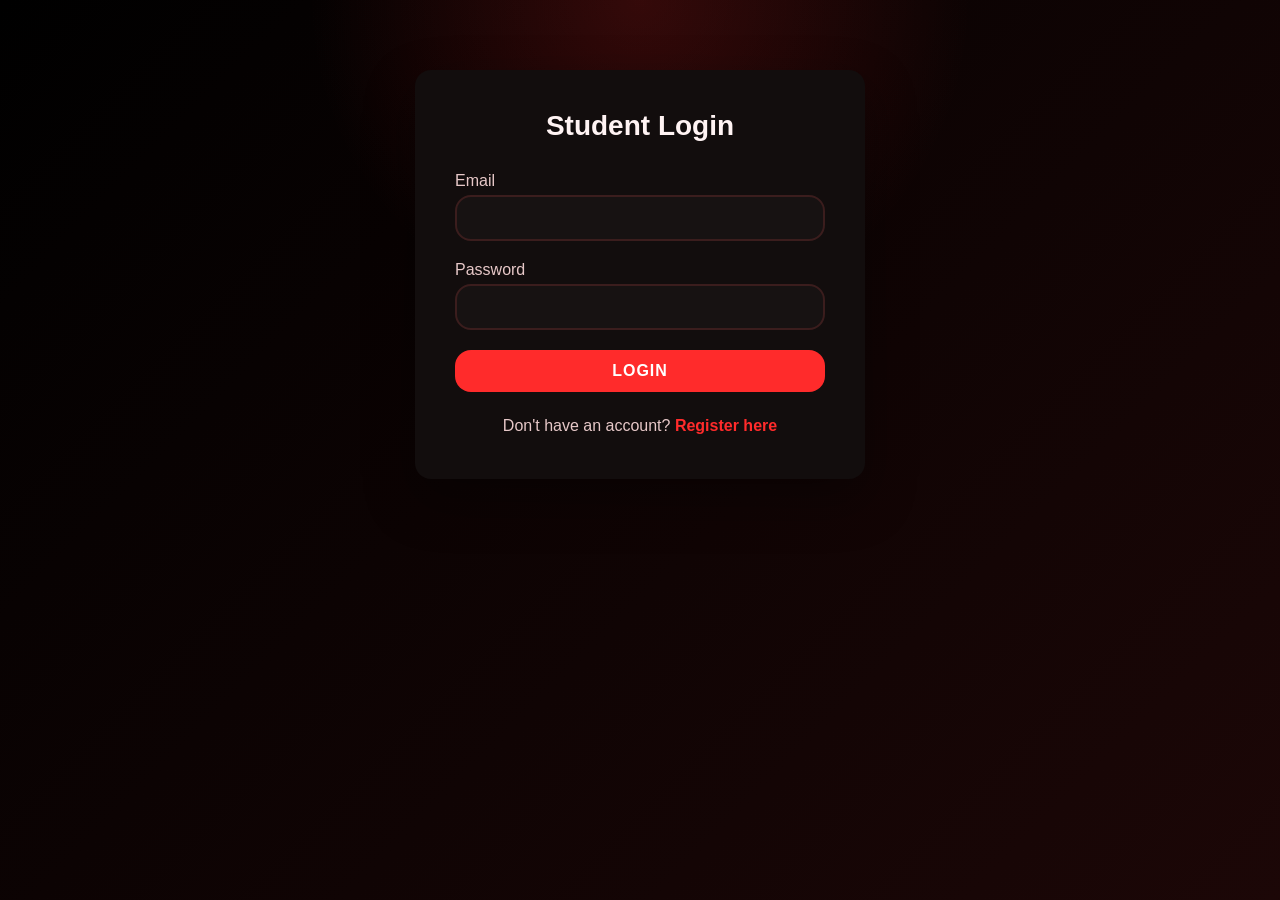
<file: Desktop/Student-Event-Management-System-main/event-management/admin.html>
<!DOCTYPE html>
<html lang="en">
<head>
    <meta charset="UTF-8">
    <meta name="viewport" content="width=device-width, initial-scale=1.0">
    <title>Admin Dashboard - Event Management</title>
    <link rel="stylesheet" href="css/style.css">
    <style>
        .admin-container {
            background: white;
            padding: 30px;
            border-radius: 10px;
            margin-top: 20px;
        }
        .tabs {
            display: flex;
            gap: 10px;
            margin-bottom: 30px;
            border-bottom: 2px solid #ddd;
        }
        .tab {
            padding: 12px 24px;
            background: none;
            border: none;
            cursor: pointer;
            font-size: 16px;
            color: #666;
            border-bottom: 3px solid transparent;
        }
        .tab.active {
            color: #667eea;
            border-bottom-color: #667eea;
        }
        .tab-content {
            display: none;
        }
        .tab-content.active {
            display: block;
        }
        .stats-grid {
            display: grid;
            grid-template-columns: repeat(auto-fit, minmax(200px, 1fr));
            gap: 20px;
            margin-bottom: 30px;
        }
        .stat-card {
            background: linear-gradient(135deg, #667eea 0%, #764ba2 100%);
            color: white;
            padding: 20px;
            border-radius: 10px;
            text-align: center;
        }
        .stat-card h3 {
            font-size: 36px;
            margin: 0;
        }
        .stat-card p {
            margin: 10px 0 0 0;
            opacity: 0.9;
        }
        table {
            width: 100%;
            border-collapse: collapse;
            margin-top: 20px;
        }
        table th, table td {
            padding: 12px;
            text-align: left;
            border-bottom: 1px solid #ddd;
        }
        table th {
            background: #667eea;
            color: white;
        }
        table tr:hover {
            background: #f5f5f5;
        }
        .btn-small {
            padding: 6px 12px;
            font-size: 14px;
            margin: 0 5px;
        }
        .btn-edit {
            background: #3498db;
        }
        .btn-delete {
            background: #e74c3c;
        }
        .form-grid {
            display: grid;
            gap: 15px;
        }
        .modal {
            display: none;
            position: fixed;
            top: 0;
            left: 0;
            width: 100%;
            height: 100%;
            background: rgba(0,0,0,0.5);
            z-index: 1000;
        }
        .modal.active {
            display: flex;
            align-items: center;
            justify-content: center;
        }
        .modal-content {
            background: white;
            padding: 30px;
            border-radius: 10px;
            max-width: 500px;
            width: 90%;
            max-height: 90vh;
            overflow-y: auto;
        }
        .modal-header {
            display: flex;
            justify-content: space-between;
            align-items: center;
            margin-bottom: 20px;
        }
        .close-modal {
            background: none;
            border: none;
            font-size: 24px;
            cursor: pointer;
            color: #666;
        }
    </style>
</head>
<body>
    <nav class="navbar">
        <h1>Admin Dashboard</h1>
        <div>
            <span id="adminName"></span>
            <button onclick="logout()" class="btn-logout">Logout</button>
        </div>
    </nav>
    
    <div class="container">
        <div class="admin-container">
            <div class="stats-grid" id="statsGrid">
                <div class="stat-card">
                    <h3 id="totalEvents">0</h3>
                    <p>Total Events</p>
                </div>
                <div class="stat-card">
                    <h3 id="totalUsers">0</h3>
                    <p>Total Users</p>
                </div>
                <div class="stat-card">
                    <h3 id="totalRegistrations">0</h3>
                    <p>Total Registrations</p>
                </div>
            </div>
            
            <div class="tabs">
                <button class="tab active" onclick="switchTab('events')">Manage Events</button>
                <button class="tab" onclick="switchTab('users')">View Users</button>
                <button class="tab" onclick="switchTab('registrations')">View Registrations</button>
            </div>
            
            <!-- Events Tab -->
            <div id="eventsTab" class="tab-content active">
                <button class="btn" onclick="showAddEventModal()">+ Add New Event</button>
                <div id="message"></div>
                <table id="eventsTable">
                    <thead>
                        <tr>
                            <th>ID</th>
                            <th>Title</th>
                            <th>Date</th>
                            <th>Venue</th>
                            <th>Organizer</th>
                            <th>Actions</th>
                        </tr>
                    </thead>
                    <tbody id="eventsTableBody">
                        <tr><td colspan="6">Loading...</td></tr>
                    </tbody>
                </table>
            </div>
            
            <!-- Users Tab -->
            <div id="usersTab" class="tab-content">
                <table id="usersTable">
                    <thead>
                        <tr>
                            <th>ID</th>
                            <th>Name</th>
                            <th>Email</th>
                            <th>Contact</th>
                            <th>Admin</th>
                            <th>Registered</th>
                        </tr>
                    </thead>
                    <tbody id="usersTableBody">
                        <tr><td colspan="6">Loading...</td></tr>
                    </tbody>
                </table>
            </div>
            
            <!-- Registrations Tab -->
            <div id="registrationsTab" class="tab-content">
                <table id="registrationsTable">
                    <thead>
                        <tr>
                            <th>ID</th>
                            <th>Student Name</th>
                            <th>Event Title</th>
                            <th>Registration Date</th>
                        </tr>
                    </thead>
                    <tbody id="registrationsTableBody">
                        <tr><td colspan="4">Loading...</td></tr>
                    </tbody>
                </table>
            </div>
        </div>
    </div>
    
    <!-- Add/Edit Event Modal -->
    <div id="eventModal" class="modal">
        <div class="modal-content">
            <div class="modal-header">
                <h2 id="modalTitle">Add New Event</h2>
                <button class="close-modal" onclick="closeModal()">&times;</button>
            </div>
            <form id="eventForm" class="form-grid">
                <input type="hidden" id="eventId">
                <div class="input-group">
                    <label>Event Title *</label>
                    <input type="text" id="eventTitle" required>
                </div>
                <div class="input-group">
                    <label>Date *</label>
                    <input type="date" id="eventDate" required>
                </div>
                <div class="input-group">
                    <label>Venue *</label>
                    <input type="text" id="eventVenue" required>
                </div>
                <div class="input-group">
                    <label>Organizer *</label>
                    <input type="text" id="eventOrganizer" required>
                </div>
                <div class="input-group">
                    <label>Description</label>
                    <textarea id="eventDescription" rows="4"></textarea>
                </div>
                <button type="submit" class="btn">Save Event</button>
            </form>
        </div>
    </div>
    
    <script>
        let currentTab = 'events';
        let editingEventId = null;
        
        // Check admin authentication
        async function checkAuth() {
            try {
                const response = await fetch('php/check_auth.php');
                const result = await response.json();
                
                if (!result.loggedIn || !result.is_admin) {
                    alert('Access denied. Admin only.');
                    window.location.href = 'login.html';
                    return false;
                }
                
                document.getElementById('adminName').textContent = 'Welcome, ' + result.name;
                loadDashboard();
                return true;
            } catch (error) {
                console.error('Auth error:', error);
                window.location.href = 'login.html';
                return false;
            }
        }
        
        // Load dashboard data
        async function loadDashboard() {
            await loadStats();
            await loadEvents();
            await loadUsers();
            await loadRegistrations();
        }
        
        // Load statistics
        async function loadStats() {
            try {
                const response = await fetch('php/admin_stats.php');
                const stats = await response.json();
                
                document.getElementById('totalEvents').textContent = stats.events || 0;
                document.getElementById('totalUsers').textContent = stats.users || 0;
                document.getElementById('totalRegistrations').textContent = stats.registrations || 0;
            } catch (error) {
                console.error('Error loading stats:', error);
            }
        }
        
        // Load events
        async function loadEvents() {
            try {
                const response = await fetch('php/admin_events.php');
                const events = await response.json();
                
                const tbody = document.getElementById('eventsTableBody');
                tbody.innerHTML = '';
                
                if (events.length === 0) {
                    tbody.innerHTML = '<tr><td colspan="6">No events found</td></tr>';
                    return;
                }
                
                events.forEach(event => {
                    const row = tbody.insertRow();
                    row.innerHTML = `
                        <td>${event.event_id}</td>
                        <td>${escapeHtml(event.title)}</td>
                        <td>${event.date}</td>
                        <td>${escapeHtml(event.venue)}</td>
                        <td>${escapeHtml(event.organizer)}</td>
                        <td>
                            <button class="btn btn-small btn-edit" onclick="editEvent(${event.event_id})">Edit</button>
                            <button class="btn btn-small btn-delete" onclick="deleteEvent(${event.event_id})">Delete</button>
                        </td>
                    `;
                });
            } catch (error) {
                console.error('Error loading events:', error);
            }
        }
        
        // Load users
        async function loadUsers() {
            try {
                const response = await fetch('php/admin_users.php');
                const users = await response.json();
                
                const tbody = document.getElementById('usersTableBody');
                tbody.innerHTML = '';
                
                if (users.length === 0) {
                    tbody.innerHTML = '<tr><td colspan="6">No users found</td></tr>';
                    return;
                }
                
                users.forEach(user => {
                    const row = tbody.insertRow();
                    row.innerHTML = `
                        <td>${user.user_id}</td>
                        <td>${escapeHtml(user.name)}</td>
                        <td>${escapeHtml(user.email)}</td>
                        <td>${escapeHtml(user.contact_number || 'N/A')}</td>
                        <td>${user.is_admin ? '✅ Yes' : 'No'}</td>
                        <td>${user.created_at}</td>
                    `;
                });
            } catch (error) {
                console.error('Error loading users:', error);
            }
        }
        
        // Load registrations
        async function loadRegistrations() {
            try {
                const response = await fetch('php/admin_registrations.php');
                const registrations = await response.json();
                
                const tbody = document.getElementById('registrationsTableBody');
                tbody.innerHTML = '';
                
                if (registrations.length === 0) {
                    tbody.innerHTML = '<tr><td colspan="4">No registrations found</td></tr>';
                    return;
                }
                
                registrations.forEach(reg => {
                    const row = tbody.insertRow();
                    row.innerHTML = `
                        <td>${reg.reg_id}</td>
                        <td>${escapeHtml(reg.student_name)}</td>
                        <td>${escapeHtml(reg.event_title)}</td>
                        <td>${reg.timestamp}</td>
                    `;
                });
            } catch (error) {
                console.error('Error loading registrations:', error);
            }
        }
        
        // Switch tabs
        function switchTab(tab) {
            document.querySelectorAll('.tab').forEach(t => t.classList.remove('active'));
            document.querySelectorAll('.tab-content').forEach(c => c.classList.remove('active'));
            
            event.target.classList.add('active');
            document.getElementById(tab + 'Tab').classList.add('active');
            currentTab = tab;
        }
        
        // Show add event modal
        function showAddEventModal() {
            editingEventId = null;
            document.getElementById('modalTitle').textContent = 'Add New Event';
            document.getElementById('eventForm').reset();
            document.getElementById('eventId').value = '';
            document.getElementById('eventModal').classList.add('active');
        }
        
        // Edit event
        async function editEvent(eventId) {
            try {
                const response = await fetch(`php/admin_events.php?id=${eventId}`);
                const event = await response.json();
                
                editingEventId = eventId;
                document.getElementById('modalTitle').textContent = 'Edit Event';
                document.getElementById('eventId').value = event.event_id;
                document.getElementById('eventTitle').value = event.title;
                document.getElementById('eventDate').value = event.date;
                document.getElementById('eventVenue').value = event.venue;
                document.getElementById('eventOrganizer').value = event.organizer;
                document.getElementById('eventDescription').value = event.description || '';
                document.getElementById('eventModal').classList.add('active');
            } catch (error) {
                alert('Error loading event details');
            }
        }
        
        // Delete event
        async function deleteEvent(eventId) {
            if (!confirm('Are you sure you want to delete this event?')) return;
            
            try {
                const formData = new FormData();
                formData.append('action', 'delete');
                formData.append('event_id', eventId);
                
                const response = await fetch('php/admin_events.php', {
                    method: 'POST',
                    body: formData
                });
                
                const result = await response.json();
                
                if (result.success) {
                    showMessage('Event deleted successfully', 'success');
                    loadEvents();
                    loadStats();
                } else {
                    showMessage(result.message, 'error');
                }
            } catch (error) {
                showMessage('Error deleting event', 'error');
            }
        }
        
        // Close modal
        function closeModal() {
            document.getElementById('eventModal').classList.remove('active');
        }
        
        // Save event (add or update)
        document.getElementById('eventForm').addEventListener('submit', async function(e) {
            e.preventDefault();
            
            const formData = new FormData();
            formData.append('action', editingEventId ? 'update' : 'create');
            if (editingEventId) formData.append('event_id', editingEventId);
            formData.append('title', document.getElementById('eventTitle').value);
            formData.append('date', document.getElementById('eventDate').value);
            formData.append('venue', document.getElementById('eventVenue').value);
            formData.append('organizer', document.getElementById('eventOrganizer').value);
            formData.append('description', document.getElementById('eventDescription').value);
            
            try {
                const response = await fetch('php/admin_events.php', {
                    method: 'POST',
                    body: formData
                });
                
                const result = await response.json();
                
                if (result.success) {
                    showMessage(result.message, 'success');
                    closeModal();
                    loadEvents();
                    loadStats();
                } else {
                    showMessage(result.message, 'error');
                }
            } catch (error) {
                showMessage('Error saving event', 'error');
            }
        });
        
        // Show message
        function showMessage(msg, type) {
            const messageDiv = document.getElementById('message');
            messageDiv.innerHTML = `<p class="${type}">${msg}</p>`;
            setTimeout(() => messageDiv.innerHTML = '', 3000);
        }
        
        // Logout
        function logout() {
            if (confirm('Are you sure you want to logout?')) {
                window.location.href = 'php/logout.php';
            }
        }
        
        // Escape HTML
        function escapeHtml(text) {
            const div = document.createElement('div');
            div.textContent = text;
            return div.innerHTML;
        }
        
        // Initialize
        checkAuth();
    </script>
</body>
</html>
</file>
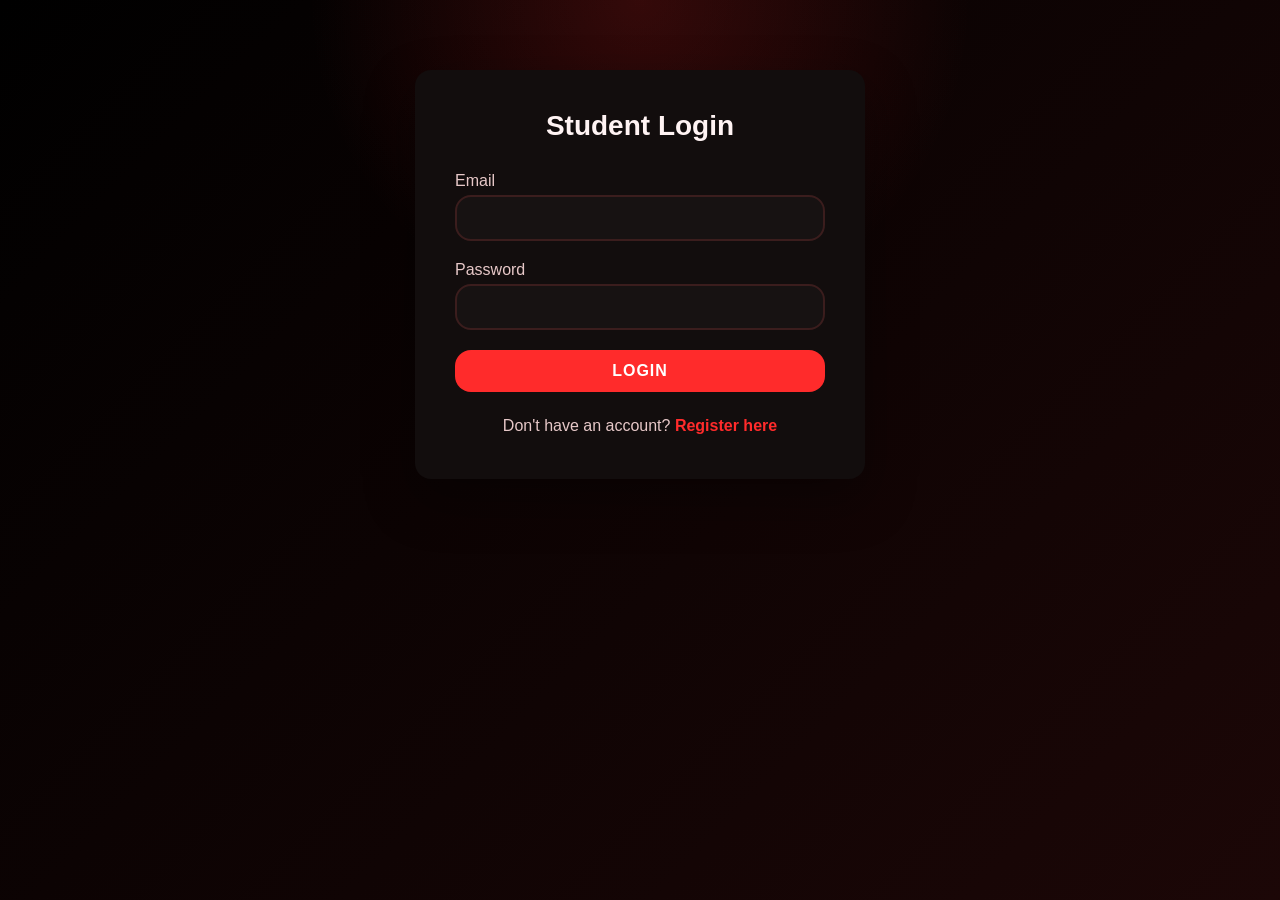
<file: Desktop/Student-Event-Management-System-main/event-management/events.html>
<!DOCTYPE html>
<html lang="en">
<head>
    <meta charset="UTF-8">
    <meta name="viewport" content="width=device-width, initial-scale=1.0">
    <title>Events - Event Management</title>
    <link rel="stylesheet" href="css/style.css">
</head>
<body>
    <nav class="navbar">
        <h1>Event Management System</h1>
        <div>
            <span id="userName"></span>
            <button onclick="logout()" class="btn-logout">Logout</button>
        </div>
    </nav>
    
    <div class="container">
        <h2>Available Events</h2>
        <div id="message" style="margin-bottom: 20px;"></div>
        <div id="eventsContainer">Loading events...</div>
    </div>
    
    <script>
        let currentUserId = null;
        
        // Check if user is logged in
        async function checkAuth() {
            try {
                const response = await fetch('php/check_auth.php');
                const result = await response.json();
                
                console.log('Auth check:', result);
                
                if (!result.loggedIn) {
                    alert('Please login first');
                    window.location.href = 'login.html';
                    return false;
                } else {
                    currentUserId = result.user_id;
                    document.getElementById('userName').textContent = 'Welcome, ' + result.name;
                    loadEvents();
                    return true;
                }
            } catch (error) {
                console.error('Auth check error:', error);
                alert('Authentication error. Please login again.');
                window.location.href = 'login.html';
                return false;
            }
        }
        
        // Load events
        async function loadEvents() {
            try {
                const response = await fetch('php/get_events.php');
                
                if (!response.ok) {
                    throw new Error('Failed to fetch events');
                }
                
                const events = await response.json();
                console.log('Events loaded:', events);
                
                const container = document.getElementById('eventsContainer');
                container.innerHTML = '';
                
                if (!Array.isArray(events) || events.length === 0) {
                    container.innerHTML = '<p>No events available at the moment.</p>';
                    return;
                }
                
                events.forEach(event => {
                    const card = document.createElement('div');
                    card.className = 'event-card';
                    
                    const isRegistered = event.is_registered === true || event.is_registered === 1;
                    
                    card.innerHTML = `
                        <h3>${escapeHtml(event.title)}</h3>
                        <p><strong>Date:</strong> ${escapeHtml(event.date)}</p>
                        <p><strong>Venue:</strong> ${escapeHtml(event.venue)}</p>
                        <p><strong>Organizer:</strong> ${escapeHtml(event.organizer)}</p>
                        <p>${escapeHtml(event.description || '')}</p>
                        ${isRegistered ? 
                            '<button class="btn-registered" disabled>Already Registered ✓</button>' :
                            `<button class="btn" onclick="registerEvent(${event.event_id})">Register Now</button>`
                        }
                    `;
                    container.appendChild(card);
                });
            } catch (error) {
                console.error('Error loading events:', error);
                document.getElementById('eventsContainer').innerHTML =
                    '<p style="color: red;">Failed to load events. Please refresh the page.</p>';
            }
        }
        
        // Register for event
        async function registerEvent(eventId) {
            console.log('Registering for event:', eventId);
            
            const messageDiv = document.getElementById('message');
            messageDiv.innerHTML = '<p style="color: blue;">Processing registration...</p>';
            
            try {
                const formData = new FormData();
                formData.append('event_id', eventId);
                
                const response = await fetch('php/register_event.php', {
                    method: 'POST',
                    body: formData
                });
                
                console.log('Registration response status:', response.status);
                
                const responseText = await response.text();
                console.log('Registration raw response:', responseText);
                
                let result;
                try {
                    result = JSON.parse(responseText);
                } catch (e) {
                    console.error('JSON parse error:', e);
                    messageDiv.innerHTML = '<p class="error">Server error: ' + responseText.substring(0, 100) + '</p>';
                    return;
                }
                
                console.log('Registration result:', result);
                
                if (result.success) {
                    messageDiv.innerHTML = '<p class="success">' + escapeHtml(result.message) + '</p>';
                    // Reload events to update UI
                    setTimeout(() => {
                        messageDiv.innerHTML = '';
                        loadEvents();
                    }, 2000);
                } else {
                    messageDiv.innerHTML = '<p class="error">' + escapeHtml(result.message) + '</p>';
                    setTimeout(() => {
                        messageDiv.innerHTML = '';
                    }, 3000);
                }
            } catch (error) {
                console.error('Registration error:', error);
                messageDiv.innerHTML = '<p class="error">Network error. Please try again.</p>';
                setTimeout(() => {
                    messageDiv.innerHTML = '';
                }, 3000);
            }
        }
        
        // Logout
        function logout() {
            if (confirm('Are you sure you want to logout?')) {
                window.location.href = 'php/logout.php';
            }
        }
        
        // Escape HTML to prevent XSS
        function escapeHtml(text) {
            const div = document.createElement('div');
            div.textContent = text;
            return div.innerHTML;
        }
        
        // Initialize
        checkAuth();
    </script>
</body>
</html>
</file>
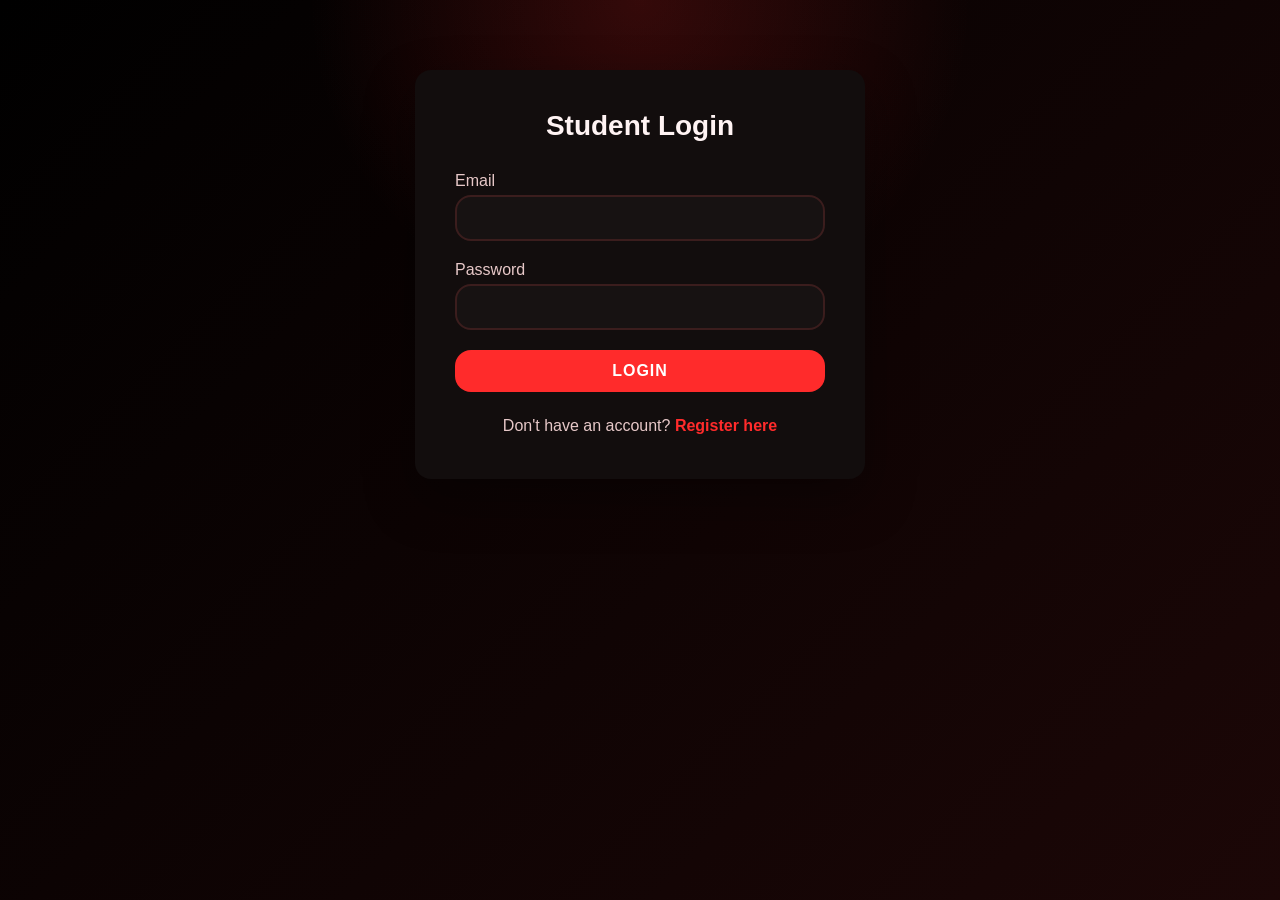
<file: Desktop/Student-Event-Management-System-main/event-management/login.html>
<!DOCTYPE html>
<html lang="en">
<head>
    <meta charset="UTF-8">
    <meta name="viewport" content="width=device-width, initial-scale=1.0">
    <title>Login - Event Management</title>
    <link rel="stylesheet" href="css/style.css">
</head>
<body>
    <div class="container">
        <div class="form-box">
            <h2>Student Login</h2>
            <form id="loginForm">
                <div class="input-group">
                    <label>Email</label>
                    <input type="email" id="email" required>
                </div>
                <div class="input-group">
                    <label>Password</label>
                    <input type="password" id="password" required>
                </div>
                <div id="message"></div>
                <button type="submit" class="btn">Login</button>
            </form>
            <p class="link">Don't have an account? <a href="register.html">Register here</a></p>
        </div>
    </div>
    <script>
        document.getElementById('loginForm').addEventListener('submit', async function(e) {
            e.preventDefault();
            
            const email = document.getElementById('email').value;
            const password = document.getElementById('password').value;
            const messageDiv = document.getElementById('message');
            
            const formData = new FormData();
            formData.append('email', email);
            formData.append('password', password);
            
            try {
                const response = await fetch('php/login.php', {
                    method: 'POST',
                    body: formData
                });
                
                const result = await response.json();
                
                if (result.success) {
                    messageDiv.innerHTML = '<p class="success">' + result.message + '</p>';
                    setTimeout(() => {
                        if (result.is_admin) {
                            window.location.href = 'admin.html';
                        } else {
                            window.location.href = 'events.html';
                        }
                    }, 1000);
                } else {
                    messageDiv.innerHTML = '<p class="error">' + result.message + '</p>';
                }
            } catch (error) {
                messageDiv.innerHTML = '<p class="error">Login failed. Please try again.</p>';
            }
        });
    </script>
</body>
</html>
</file>
<file: event-management/css/style.css>
/* ==========================================================================
   EventHub Event Management System — Complete Theme Stylesheet
   Full Dark Mode and Light Mode support with smooth theme transitions
   ========================================================================== */

/* --------------------------------------------------------------------------
   CSS Variables & Theming
   -------------------------------------------------------------------------- */

:root {
    /* Brand & Accent Colors */
    --primary-color: #3b82f6;
    --primary-dark: #1d4ed8;
    --primary-light: #60a5fa;
    --secondary-color: #38bdf8;
    --accent-color: #6366f1;
    --success-color: #10b981;
    --error-color: #ef4444;
    --warning-color: #f59e0b;
    --info-color: #0ea5e9;

    /* Dark Mode Defaults (Preserving original rich blue dark identity) */
    --body-bg: #0b1329;
    --bg-gradient-start: #0b1329;
    --bg-gradient-end: #172554;
    --surface-bg: #101c38;
    --card-bg: #152244;
    --card-bg-elevated: #1e2f5b;
    --card-border: rgba(96, 165, 250, 0.18);
    --border-color: rgba(96, 165, 250, 0.22);
    --border-subtle: rgba(255, 255, 255, 0.08);

    /* Text */
    --text-primary: #f8fafc;
    --text-secondary: #cbd5e1;
    --text-muted: #94a3b8;
    --text-light: #64748b;
    --text-white: #ffffff;
    --heading-color: #ffffff;

    /* Inputs & Form Elements */
    --input-bg: rgba(15, 23, 42, 0.7);
    --input-border: rgba(96, 165, 250, 0.35);
    --input-focus-border: #60a5fa;
    --input-focus-ring: rgba(96, 165, 250, 0.25);
    --input-text: #f8fafc;
    --input-placeholder: #64748b;

    /* Navigation & Topbar */
    --topbar-bg: rgba(11, 19, 41, 0.88);
    --topbar-border: rgba(96, 165, 250, 0.18);
    --navbar-bg: rgba(21, 34, 68, 0.94);
    --navbar-border: rgba(96, 165, 250, 0.24);

    /* Tables */
    --table-header-bg: #1e3a8a;
    --table-header-color: #ffffff;
    --table-row-bg: #152244;
    --table-row-hover: rgba(96, 165, 250, 0.1);
    --table-border: rgba(96, 165, 250, 0.16);

    /* Cards & Shadows */
    --border-radius: 16px;
    --border-radius-sm: 8px;
    --border-radius-lg: 24px;
    --border-radius-full: 9999px;
    --box-shadow: 0 20px 45px rgba(0, 0, 0, 0.45);
    --card-shadow: 0 10px 25px rgba(0, 0, 0, 0.35);

    /* Alerts */
    --alert-success-bg: rgba(16, 185, 129, 0.16);
    --alert-success-text: #6ee7b7;
    --alert-success-border: #10b981;
    --alert-error-bg: rgba(239, 68, 68, 0.16);
    --alert-error-text: #fca5a5;
    --alert-error-border: #ef4444;
    --alert-warning-bg: rgba(245, 158, 11, 0.16);
    --alert-warning-text: #fde68a;
    --alert-warning-border: #f59e0b;

    /* Stat Cards Gradient */
    --stat-gradient-start: #1e3a8a;
    --stat-gradient-end: #1e1b4b;

    /* Hero */
    --hero-gradient: linear-gradient(135deg, #1d4ed8 0%, #1e1b4b 100%);
    --hero-border: rgba(96, 165, 250, 0.28);

    /* Typography */
    --font-primary: -apple-system, BlinkMacSystemFont, 'Segoe UI', Roboto, 'Helvetica Neue', Arial, sans-serif;
    --font-heading: -apple-system, BlinkMacSystemFont, 'Segoe UI', Roboto, 'Helvetica Neue', Arial, sans-serif;
    --font-size-base: 15px;
    --font-size-small: 13px;
    --font-size-large: 18px;

    /* Spacing */
    --spacing-small: 10px;
    --spacing-medium: 20px;
    --spacing-large: 30px;

    color-scheme: dark;
}

/* Explicit Dark Theme */
:root[data-theme="dark"],
html[data-theme="dark"] {
    --primary-color: #60a5fa;
    --primary-dark: #3b82f6;
    --primary-light: #93c5fd;
    --secondary-color: #38bdf8;
    --body-bg: #0b1329;
    --bg-gradient-start: #0b1329;
    --bg-gradient-end: #172554;
    --surface-bg: #101c38;
    --card-bg: #152244;
    --card-bg-elevated: #1e2f5b;
    --card-border: rgba(96, 165, 250, 0.2);
    --border-color: rgba(96, 165, 250, 0.25);
    --text-primary: #f8fafc;
    --text-secondary: #cbd5e1;
    --text-muted: #94a3b8;
    --heading-color: #ffffff;
    --input-bg: rgba(15, 23, 42, 0.7);
    --input-border: rgba(96, 165, 250, 0.35);
    --input-text: #f8fafc;
    --topbar-bg: rgba(11, 19, 41, 0.9);
    --topbar-border: rgba(96, 165, 250, 0.2);
    --navbar-bg: rgba(21, 34, 68, 0.94);
    --table-header-bg: #1e3a8a;
    --table-row-bg: #152244;
    --table-row-hover: rgba(96, 165, 250, 0.12);
    --box-shadow: 0 20px 45px rgba(0, 0, 0, 0.5);
    color-scheme: dark;
}

/* Explicit Light Theme */
:root[data-theme="light"],
html[data-theme="light"] {
    --primary-color: #2563eb;
    --primary-dark: #1d4ed8;
    --primary-light: #3b82f6;
    --secondary-color: #0284c7;
    --accent-color: #4f46e5;
    --success-color: #059669;
    --error-color: #dc2626;
    --warning-color: #d97706;
    --info-color: #0284c7;

    --body-bg: #f8fafc;
    --bg-gradient-start: #f1f5f9;
    --bg-gradient-end: #e2e8f0;
    --surface-bg: #f8fafc;
    --card-bg: #ffffff;
    --card-bg-elevated: #ffffff;
    --card-border: #e2e8f0;
    --border-color: #cbd5e1;
    --border-subtle: #e2e8f0;

    --text-primary: #0f172a;
    --text-secondary: #334155;
    --text-muted: #64748b;
    --text-light: #94a3b8;
    --text-white: #ffffff;
    --heading-color: #0f172a;

    --input-bg: #ffffff;
    --input-border: #cbd5e1;
    --input-focus-border: #2563eb;
    --input-focus-ring: rgba(37, 99, 235, 0.18);
    --input-text: #0f172a;
    --input-placeholder: #94a3b8;

    --topbar-bg: rgba(255, 255, 255, 0.95);
    --topbar-border: #e2e8f0;
    --navbar-bg: #ffffff;
    --navbar-border: #e2e8f0;

    --table-header-bg: #2563eb;
    --table-header-color: #ffffff;
    --table-row-bg: #ffffff;
    --table-row-hover: #f1f5f9;
    --table-border: #e2e8f0;

    --box-shadow: 0 20px 45px rgba(37, 99, 235, 0.08);
    --card-shadow: 0 8px 24px rgba(15, 23, 42, 0.06);

    --alert-success-bg: #ecfdf5;
    --alert-success-text: #065f46;
    --alert-success-border: #10b981;
    --alert-error-bg: #fef2f2;
    --alert-error-text: #991b1b;
    --alert-error-border: #ef4444;
    --alert-warning-bg: #fffbeb;
    --alert-warning-text: #92400e;
    --alert-warning-border: #f59e0b;

    --stat-gradient-start: #2563eb;
    --stat-gradient-end: #4f46e5;

    --hero-gradient: linear-gradient(135deg, #1e40af 0%, #2563eb 100%);
    --hero-border: rgba(37, 99, 235, 0.2);

    color-scheme: light;
}

/* --------------------------------------------------------------------------
   Reset & Base Styles
   -------------------------------------------------------------------------- */

* {
    margin: 0;
    padding: 0;
    box-sizing: border-box;
}

html {
    scroll-behavior: smooth;
    min-height: 100%;
}

body {
    font-family: var(--font-primary);
    font-size: var(--font-size-base);
    background: radial-gradient(circle at top, rgba(96, 165, 250, 0.12), transparent 45%),
                linear-gradient(135deg, var(--bg-gradient-start) 0%, var(--bg-gradient-end) 100%);
    background-attachment: fixed;
    min-height: 100vh;
    padding: var(--spacing-medium);
    color: var(--text-primary);
    line-height: 1.6;
    transition: background-color 0.3s ease, color 0.3s ease;
}

h1, h2, h3, h4, h5, h6 {
    font-family: var(--font-heading);
    color: var(--heading-color);
    line-height: 1.25;
}

p {
    line-height: 1.7;
    color: var(--text-secondary);
}

a {
    color: var(--primary-color);
    text-decoration: none;
    transition: color 0.2s ease;
}

a:hover {
    color: var(--primary-dark);
}

.container {
    max-width: 1200px;
    margin: 0 auto;
}

/* --------------------------------------------------------------------------
   Top Navigation Bar & Branding (Landing Page)
   -------------------------------------------------------------------------- */

.topbar {
    position: sticky;
    top: 0;
    z-index: 50;
    backdrop-filter: blur(14px);
    -webkit-backdrop-filter: blur(14px);
    background: var(--topbar-bg);
    border-bottom: 1px solid var(--topbar-border);
    transition: background 0.3s ease, border-color 0.3s ease;
    margin: -20px -20px 20px -20px;
    padding: 0 20px;
}

.nav-shell {
    display: flex;
    justify-content: space-between;
    align-items: center;
    padding: 16px 0;
}

.brand {
    display: flex;
    align-items: center;
    gap: 12px;
    font-size: 1.45rem;
    font-weight: 800;
    color: var(--heading-color);
    letter-spacing: -0.02em;
}

.brand-mark {
    width: 38px;
    height: 38px;
    display: inline-flex;
    align-items: center;
    justify-content: center;
    border-radius: 12px;
    background: linear-gradient(135deg, var(--primary-color), var(--primary-dark));
    color: #ffffff;
    font-weight: 800;
    font-size: 1.2rem;
    box-shadow: 0 4px 12px rgba(37, 99, 235, 0.35);
}

.main-nav {
    display: flex;
    gap: 24px;
    align-items: center;
}

.main-nav a {
    color: var(--text-secondary);
    font-weight: 500;
    font-size: 14px;
    transition: color 0.2s ease;
    padding: 6px 0;
}

.main-nav a:hover {
    color: var(--primary-color);
}

.nav-actions {
    display: flex;
    align-items: center;
    gap: 14px;
}

.nav-link {
    color: var(--text-secondary);
    font-weight: 600;
    font-size: 14px;
    padding: 8px 14px;
    border-radius: var(--border-radius-sm);
    transition: all 0.2s ease;
}

.nav-link:hover {
    color: var(--heading-color);
    background: rgba(96, 165, 250, 0.08);
}

/* --------------------------------------------------------------------------
   App Navbar (Events & Admin Pages)
   -------------------------------------------------------------------------- */

.navbar {
    background: var(--navbar-bg);
    border: 1px solid var(--navbar-border);
    padding: 16px 28px;
    border-radius: var(--border-radius);
    display: flex;
    justify-content: space-between;
    align-items: center;
    margin-bottom: var(--spacing-large);
    box-shadow: var(--card-shadow);
    transition: background 0.3s ease, border-color 0.3s ease;
}

.navbar h1 {
    color: var(--primary-color);
    font-size: 1.45rem;
    font-weight: 800;
    letter-spacing: -0.01em;
}

.navbar > div {
    display: flex;
    align-items: center;
    gap: 12px;
}

.navbar span {
    color: var(--text-secondary);
    font-weight: 600;
    font-size: 14px;
}

/* --------------------------------------------------------------------------
   Buttons
   -------------------------------------------------------------------------- */

.btn {
    display: inline-flex;
    align-items: center;
    justify-content: center;
    gap: 8px;
    width: 100%;
    padding: 12px 20px;
    background: var(--primary-color);
    color: #ffffff;
    border: none;
    border-radius: var(--border-radius-sm);
    font-size: var(--font-size-base);
    font-weight: 600;
    cursor: pointer;
    transition: all 0.25s ease;
    text-transform: none;
    letter-spacing: 0.01em;
    font-family: inherit;
    text-decoration: none;
}

.btn:hover {
    background: var(--primary-dark);
    color: #ffffff;
    transform: translateY(-1px);
    box-shadow: 0 6px 18px rgba(37, 99, 235, 0.35);
}

.btn:active {
    transform: translateY(0);
}

.btn-primary {
    display: inline-flex;
    align-items: center;
    justify-content: center;
    padding: 12px 24px;
    background: linear-gradient(135deg, var(--primary-color), var(--primary-dark));
    color: #ffffff !important;
    border-radius: var(--border-radius-sm);
    font-weight: 700;
    font-size: 14px;
    border: none;
    cursor: pointer;
    transition: all 0.25s ease;
    box-shadow: 0 4px 14px rgba(37, 99, 235, 0.3);
}

.btn-primary:hover {
    background: var(--primary-dark);
    transform: translateY(-2px);
    box-shadow: 0 8px 22px rgba(37, 99, 235, 0.4);
}

.btn-primary.small {
    padding: 8px 18px;
    font-size: 13px;
    border-radius: var(--border-radius-sm);
}

.btn-secondary {
    display: inline-flex;
    align-items: center;
    justify-content: center;
    padding: 12px 24px;
    background: transparent;
    border: 2px solid var(--primary-color);
    color: var(--primary-color) !important;
    border-radius: var(--border-radius-sm);
    font-weight: 700;
    font-size: 14px;
    cursor: pointer;
    transition: all 0.25s ease;
}

.btn-secondary:hover {
    background: var(--primary-color);
    color: #ffffff !important;
    transform: translateY(-2px);
    box-shadow: 0 6px 18px rgba(37, 99, 235, 0.25);
}

.btn-small {
    padding: 7px 14px;
    font-size: var(--font-size-small);
    width: auto;
    border-radius: 6px;
    font-weight: 600;
}

.btn-large {
    padding: 14px 28px;
    font-size: var(--font-size-large);
    width: auto;
}

.btn-edit {
    background: var(--info-color);
    color: #ffffff;
}

.btn-edit:hover {
    background: #0284c7;
    color: #ffffff;
}

.btn-delete {
    background: var(--error-color);
    color: #ffffff;
}

.btn-delete:hover {
    background: #b91c1c;
    color: #ffffff;
}

.btn-logout {
    padding: 8px 18px;
    background: var(--error-color);
    color: #ffffff;
    border: none;
    border-radius: var(--border-radius-sm);
    font-size: 13px;
    font-weight: 600;
    cursor: pointer;
    transition: all 0.2s ease;
}

.btn-logout:hover {
    background: #b91c1c;
    transform: translateY(-1px);
}

.btn-registered {
    width: 100%;
    padding: 11px;
    background: rgba(16, 185, 129, 0.15);
    color: var(--success-color);
    border: 1px solid var(--success-color);
    border-radius: var(--border-radius-sm);
    font-weight: 700;
    font-size: 14px;
    cursor: not-allowed;
    margin-top: 10px;
    display: inline-block;
    text-align: center;
}

/* --------------------------------------------------------------------------
   Forms & Inputs (Login, Register, Modals)
   -------------------------------------------------------------------------- */

.form-box {
    background: var(--card-bg);
    border: 1px solid var(--card-border);
    padding: 40px;
    border-radius: var(--border-radius);
    box-shadow: var(--box-shadow);
    max-width: 460px;
    margin: 50px auto;
    transition: background 0.3s ease, border-color 0.3s ease;
}

.form-box h2 {
    text-align: center;
    margin-bottom: var(--spacing-large);
    color: var(--heading-color);
    font-size: 26px;
    font-weight: 800;
}

.input-group {
    margin-bottom: var(--spacing-medium);
}

.input-group label {
    display: block;
    margin-bottom: 7px;
    color: var(--text-secondary);
    font-weight: 600;
    font-size: 13.5px;
}

.input-group input,
.input-group textarea,
.input-group select {
    width: 100%;
    padding: 12px 14px;
    border: 1.5px solid var(--input-border);
    border-radius: var(--border-radius-sm);
    font-size: var(--font-size-base);
    font-family: var(--font-primary);
    background: var(--input-bg);
    color: var(--input-text);
    transition: all 0.2s ease;
}

.input-group input::placeholder,
.input-group textarea::placeholder {
    color: var(--input-placeholder);
}

.input-group input:focus,
.input-group textarea:focus,
.input-group select:focus {
    outline: none;
    border-color: var(--input-focus-border);
    box-shadow: 0 0 0 3px var(--input-focus-ring);
}

.input-group textarea {
    resize: vertical;
    min-height: 100px;
}

.form-grid {
    display: grid;
    gap: 15px;
}

.link {
    text-align: center;
    margin-top: var(--spacing-medium);
    color: var(--text-secondary);
    font-size: 14px;
}

.link a {
    color: var(--primary-color);
    font-weight: 600;
}

.link a:hover {
    text-decoration: underline;
}

/* --------------------------------------------------------------------------
   Alerts & Notifications
   -------------------------------------------------------------------------- */

#message {
    margin: 15px 0;
}

.error {
    color: var(--alert-error-text);
    background: var(--alert-error-bg);
    padding: 12px 16px;
    border-radius: var(--border-radius-sm);
    font-size: var(--font-size-small);
    border-left: 4px solid var(--alert-error-border);
    margin-bottom: 15px;
    font-weight: 500;
}

.success {
    color: var(--alert-success-text);
    background: var(--alert-success-bg);
    padding: 12px 16px;
    border-radius: var(--border-radius-sm);
    font-size: var(--font-size-small);
    border-left: 4px solid var(--alert-success-border);
    margin-bottom: 15px;
    font-weight: 500;
}

.warning {
    color: var(--alert-warning-text);
    background: var(--alert-warning-bg);
    padding: 12px 16px;
    border-radius: var(--border-radius-sm);
    font-size: var(--font-size-small);
    border-left: 4px solid var(--alert-warning-border);
    margin-bottom: 15px;
    font-weight: 500;
}

/* --------------------------------------------------------------------------
   Landing Page Hero Section
   -------------------------------------------------------------------------- */

.landing-page {
    padding: 10px 0 50px;
}

.hero {
    background: var(--hero-gradient);
    border: 1px solid var(--hero-border);
    padding: 56px 44px;
    border-radius: var(--border-radius-lg);
    box-shadow: var(--box-shadow);
    margin-top: 10px;
    display: grid;
    grid-template-columns: 1.25fr 0.75fr;
    gap: 36px;
    align-items: center;
    position: relative;
    overflow: hidden;
}

.hero-copy {
    text-align: left;
}

.eyebrow {
    display: inline-block;
    padding: 6px 14px;
    border-radius: var(--border-radius-full);
    background: rgba(255, 255, 255, 0.16);
    color: #ffffff;
    font-size: 0.75rem;
    font-weight: 700;
    letter-spacing: 0.1em;
    text-transform: uppercase;
    backdrop-filter: blur(8px);
}

.hero h1 {
    margin-top: 18px;
    font-size: clamp(2.2rem, 4.5vw, 3.4rem);
    color: #ffffff;
    line-height: 1.15;
    font-weight: 900;
}

.hero p {
    margin-top: 16px;
    margin-bottom: 26px;
    font-size: 1.05rem;
    color: rgba(255, 255, 255, 0.88);
    max-width: 580px;
}

.btn-group {
    display: flex;
    gap: 14px;
    flex-wrap: wrap;
    align-items: center;
}

.hero-metrics {
    display: flex;
    flex-wrap: wrap;
    gap: 14px;
    margin-top: 32px;
}

.hero-metrics div {
    min-width: 110px;
    padding: 12px 18px;
    border-radius: 12px;
    background: rgba(255, 255, 255, 0.12);
    border: 1px solid rgba(255, 255, 255, 0.2);
    backdrop-filter: blur(8px);
}

.hero-metrics strong {
    font-size: 1.4rem;
    color: #ffffff;
    font-weight: 800;
    display: block;
}

.hero-metrics span {
    margin-top: 2px;
    color: rgba(255, 255, 255, 0.8);
    font-size: 0.82rem;
    font-weight: 500;
    display: block;
}

.hero-panel {
    display: flex;
    justify-content: center;
}

.status-card {
    width: 100%;
    background: var(--card-bg);
    border: 1px solid var(--card-border);
    border-radius: var(--border-radius);
    padding: 26px;
    box-shadow: 0 16px 36px rgba(0, 0, 0, 0.35);
    transition: background 0.3s ease, border-color 0.3s ease;
}

.card-header {
    display: flex;
    justify-content: space-between;
    align-items: center;
    color: var(--text-muted);
    font-size: 0.85rem;
    margin-bottom: 16px;
    font-weight: 600;
}

.badge {
    display: inline-flex;
    align-items: center;
    justify-content: center;
    padding: 5px 12px;
    border-radius: var(--border-radius-full);
    font-size: 0.72rem;
    font-weight: 700;
    text-transform: uppercase;
    letter-spacing: 0.08em;
}

.badge.live {
    background: rgba(16, 185, 129, 0.16);
    color: var(--success-color);
    border: 1px solid rgba(16, 185, 129, 0.3);
}

.status-card h3 {
    color: var(--heading-color);
    font-size: 1.65rem;
    font-weight: 800;
    margin-bottom: 10px;
}

.status-card p {
    color: var(--text-secondary);
    font-size: 0.95rem;
}

.mini-list {
    list-style: none;
    margin: 18px 0;
    display: grid;
    gap: 8px;
}

.mini-list li {
    position: relative;
    color: var(--text-secondary);
    padding-left: 20px;
    font-size: 0.92rem;
}

.mini-list li::before {
    content: '•';
    position: absolute;
    left: 4px;
    color: var(--primary-color);
    font-size: 1.2rem;
    line-height: 1;
}

.countdown-box {
    margin-top: 14px;
    padding-top: 16px;
    border-top: 1px solid var(--card-border);
    color: var(--text-muted);
    font-size: 0.85rem;
}

.countdown-box strong {
    display: block;
    margin-top: 4px;
    color: var(--heading-color);
    font-size: 1.45rem;
    font-weight: 800;
    letter-spacing: 0.02em;
}

/* --------------------------------------------------------------------------
   Feature Cards & Sections
   -------------------------------------------------------------------------- */

.feature-grid,
.section {
    margin-top: 70px;
}

.section-heading {
    margin-bottom: 30px;
}

.section-heading.center {
    text-align: center;
}

.section-heading h2 {
    margin-top: 10px;
    color: var(--heading-color);
    font-size: clamp(1.8rem, 3vw, 2.4rem);
    font-weight: 800;
}

.feature-list {
    display: grid;
    grid-template-columns: repeat(auto-fit, minmax(240px, 1fr));
    gap: 20px;
}

.feature-card {
    background: var(--card-bg);
    border: 1px solid var(--card-border);
    border-radius: var(--border-radius);
    padding: 26px 22px;
    box-shadow: var(--card-shadow);
    transition: transform 0.25s ease, border-color 0.25s ease, background 0.3s ease;
}

.feature-card:hover {
    transform: translateY(-4px);
    border-color: var(--primary-color);
}

.feature-icon {
    width: 48px;
    height: 48px;
    display: flex;
    align-items: center;
    justify-content: center;
    border-radius: 12px;
    background: rgba(37, 99, 235, 0.14);
    color: var(--primary-color);
    font-size: 1.6rem;
    margin-bottom: 16px;
}

.feature-card h3 {
    color: var(--heading-color);
    margin-bottom: 8px;
    font-size: 1.2rem;
    font-weight: 700;
}

.feature-card p {
    color: var(--text-secondary);
    font-size: 0.92rem;
}

/* --------------------------------------------------------------------------
   Events Grid & Cards
   -------------------------------------------------------------------------- */

.filter-bar {
    display: flex;
    flex-wrap: wrap;
    gap: 10px;
    margin-bottom: 24px;
}

.filter-btn {
    border: 1px solid var(--border-color);
    border-radius: var(--border-radius-full);
    background: var(--surface-bg);
    color: var(--text-secondary);
    padding: 8px 18px;
    font-weight: 600;
    font-size: 13.5px;
    cursor: pointer;
    transition: all 0.2s ease;
    font-family: inherit;
}

.filter-btn:hover {
    background: var(--card-bg);
    color: var(--primary-color);
    border-color: var(--primary-color);
}

.filter-btn.active {
    background: var(--primary-color);
    color: #ffffff;
    border-color: var(--primary-color);
    box-shadow: 0 4px 12px rgba(37, 99, 235, 0.3);
}

#eventsContainer,
.event-grid {
    display: grid;
    grid-template-columns: repeat(auto-fill, minmax(280px, 1fr));
    gap: 22px;
    margin-top: 20px;
}

.event-card {
    background: var(--card-bg);
    border: 1px solid var(--card-border);
    border-radius: var(--border-radius);
    padding: 24px;
    box-shadow: var(--card-shadow);
    transition: transform 0.25s ease, border-color 0.25s ease, box-shadow 0.25s ease, background 0.3s ease;
    display: flex;
    flex-direction: column;
}

.event-card:hover {
    transform: translateY(-4px);
    border-color: var(--primary-color);
    box-shadow: var(--box-shadow);
}

.event-badge {
    display: inline-block;
    padding: 5px 12px;
    border-radius: var(--border-radius-full);
    font-size: 0.72rem;
    font-weight: 700;
    letter-spacing: 0.06em;
    text-transform: uppercase;
    margin-bottom: 12px;
    align-self: flex-start;
}

.event-badge.tech { background: rgba(56, 189, 248, 0.16); color: #38bdf8; }
.event-badge.culture { background: rgba(244, 114, 182, 0.16); color: #f472b6; }
.event-badge.sports { background: rgba(52, 211, 153, 0.16); color: #34d399; }
.event-badge.leadership { background: rgba(251, 191, 36, 0.16); color: #fbbf24; }

.event-card h3 {
    color: var(--heading-color);
    font-size: 1.35rem;
    font-weight: 800;
    margin-bottom: 10px;
}

.event-card p {
    color: var(--text-secondary);
    margin-bottom: 10px;
    font-size: 0.94rem;
}

.event-card strong {
    color: var(--heading-color);
}

.meta-row {
    display: flex;
    justify-content: space-between;
    gap: 10px;
    color: var(--text-muted);
    font-size: 0.88rem;
    margin-bottom: 16px;
    margin-top: auto;
    padding-top: 12px;
    border-top: 1px solid var(--border-subtle);
}

.inline-link {
    display: inline-block;
    color: var(--primary-color);
    font-weight: 700;
    text-decoration: none;
}

.inline-link:hover {
    text-decoration: underline;
}

/* --------------------------------------------------------------------------
   How It Works & Spotlight
   -------------------------------------------------------------------------- */

.split-section {
    display: grid;
    grid-template-columns: 1.35fr 0.85fr;
    gap: 24px;
    align-items: start;
}

.how-it-works,
.spotlight-panel,
.testimonial-card,
.faq-item,
.cta-banner {
    background: var(--card-bg);
    border: 1px solid var(--card-border);
    border-radius: var(--border-radius);
    box-shadow: var(--card-shadow);
    transition: background 0.3s ease, border-color 0.3s ease;
}

.how-it-works {
    padding: 30px;
}

.how-it-works h2 {
    color: var(--heading-color);
    font-size: clamp(1.6rem, 2vw, 2.1rem);
    margin-top: 8px;
    margin-bottom: 20px;
}

.steps {
    display: grid;
    grid-template-columns: repeat(auto-fit, minmax(200px, 1fr));
    gap: 16px;
}

.step {
    background: var(--surface-bg);
    border-radius: var(--border-radius-sm);
    padding: 20px 16px;
    border: 1px solid var(--card-border);
    transition: all 0.2s ease;
}

.step-index {
    display: inline-flex;
    width: 36px;
    height: 36px;
    align-items: center;
    justify-content: center;
    border-radius: 10px;
    background: rgba(37, 99, 235, 0.15);
    color: var(--primary-color);
    font-weight: 800;
    font-size: 1rem;
    margin-bottom: 12px;
}

.step h3 {
    color: var(--heading-color);
    margin-bottom: 6px;
    font-size: 1.1rem;
    font-weight: 700;
}

.step p {
    color: var(--text-secondary);
    font-size: 0.9rem;
}

.spotlight-panel {
    padding: 28px 24px;
}

.spotlight-panel h3 {
    color: var(--heading-color);
    margin-bottom: 16px;
    font-size: 1.25rem;
    font-weight: 800;
}

.spotlight-panel ul {
    list-style: none;
    display: grid;
    gap: 14px;
}

.spotlight-panel li {
    display: block;
    padding-left: 24px;
    position: relative;
    color: var(--text-secondary);
    font-size: 0.93rem;
}

.spotlight-panel li::before {
    content: '✓';
    position: absolute;
    left: 0;
    color: var(--success-color);
    font-weight: 900;
}

.spotlight-panel strong {
    color: var(--heading-color);
}

/* --------------------------------------------------------------------------
   Testimonials
   -------------------------------------------------------------------------- */

.testimonial-grid {
    display: grid;
    grid-template-columns: repeat(auto-fit, minmax(280px, 1fr));
    gap: 20px;
}

.testimonial-card {
    padding: 24px 22px;
    display: flex;
    flex-direction: column;
    justify-content: space-between;
}

.testimonial-card p {
    color: var(--text-secondary);
    font-style: italic;
    margin-bottom: 18px;
    font-size: 0.95rem;
}

.person {
    display: flex;
    flex-direction: column;
    gap: 2px;
    padding-top: 12px;
    border-top: 1px solid var(--border-subtle);
}

.person strong {
    color: var(--heading-color);
    font-size: 0.95rem;
    font-weight: 700;
}

.person span {
    color: var(--text-muted);
    font-size: 0.82rem;
}

/* --------------------------------------------------------------------------
   FAQ Section
   -------------------------------------------------------------------------- */

.faq-list {
    display: grid;
    gap: 14px;
    max-width: 900px;
    margin: 0 auto;
}

.faq-item {
    overflow: hidden;
}

.faq-question {
    width: 100%;
    background: none;
    border: none;
    color: var(--heading-color);
    font-size: 1rem;
    font-weight: 700;
    padding: 18px 22px;
    display: flex;
    justify-content: space-between;
    align-items: center;
    cursor: pointer;
    text-align: left;
    font-family: inherit;
    transition: background 0.2s ease, color 0.2s ease;
}

.faq-question:hover {
    background: rgba(96, 165, 250, 0.05);
}

.faq-question span {
    font-size: 1.4rem;
    color: var(--primary-color);
    font-weight: 400;
    line-height: 1;
    transition: transform 0.25s ease;
}

.faq-item.active .faq-question span {
    transform: rotate(45deg);
}

.faq-answer {
    max-height: 0;
    overflow: hidden;
    transition: max-height 0.25s ease, padding 0.25s ease;
    color: var(--text-secondary);
    padding: 0 22px;
    font-size: 0.95rem;
}

.faq-item.active .faq-answer {
    max-height: 200px;
    padding: 0 22px 18px;
}

/* --------------------------------------------------------------------------
   CTA Banner & Footer
   -------------------------------------------------------------------------- */

.cta-banner {
    margin-top: 70px;
    padding: 32px 36px;
    display: flex;
    justify-content: space-between;
    align-items: center;
    gap: 24px;
    background: var(--card-bg);
}

.cta-banner h2 {
    color: var(--heading-color);
    margin-top: 8px;
    font-size: clamp(1.6rem, 2.5vw, 2.2rem);
    font-weight: 800;
}

.site-footer {
    padding: 40px 0 20px;
    margin-top: 50px;
}

.footer-content {
    display: flex;
    justify-content: space-between;
    align-items: center;
    gap: 20px;
    color: var(--text-muted);
    border-top: 1px solid var(--card-border);
    padding-top: 22px;
    font-size: 0.9rem;
}

.footer-links {
    display: flex;
    gap: 20px;
}

.footer-links a {
    color: var(--text-secondary);
    font-weight: 600;
}

.footer-links a:hover {
    color: var(--primary-color);
}

/* --------------------------------------------------------------------------
   Admin Dashboard Specifics
   -------------------------------------------------------------------------- */

.admin-container {
    background: var(--card-bg);
    border: 1px solid var(--card-border);
    padding: var(--spacing-large);
    border-radius: var(--border-radius);
    margin-top: var(--spacing-medium);
    box-shadow: var(--box-shadow);
    transition: background 0.3s ease, border-color 0.3s ease;
    padding-top: 28px;
}

.stats-grid {
    display: grid;
    grid-template-columns: repeat(4, minmax(0, 1fr));
    gap: var(--spacing-medium);
    margin-bottom: var(--spacing-large);
}

.stat-card {
    display: flex;
    align-items: center;
    gap: 16px;
    min-height: 118px;
    background: linear-gradient(135deg, var(--stat-gradient-start) 0%, var(--stat-gradient-end) 100%);
    color: #ffffff;
    padding: 24px;
    border-radius: var(--border-radius-sm);
    text-align: center;
    box-shadow: 0 8px 22px rgba(0, 0, 0, 0.25);
    transition: transform 0.25s ease, box-shadow 0.25s ease;
    border: 1px solid rgba(255, 255, 255, 0.12);
}

.stat-card:hover {
    transform: translateY(-4px);
    box-shadow: 0 12px 28px rgba(0, 0, 0, 0.35);
}

.stat-icon {
    display: inline-grid;
    place-items: center;
    width: 52px;
    height: 52px;
    flex: 0 0 52px;
    border-radius: 16px;
    background: rgba(96, 165, 250, 0.16);
    font-size: 1.5rem;
}

.stat-card h3 {
    font-size: 42px;
    margin: 0;
    font-weight: 800;
    color: #ffffff;
}

.stat-card p {
    margin: 8px 0 0 0;
    opacity: 0.92;
    font-size: var(--font-size-base);
    color: #ffffff;
    font-weight: 500;
}

.tabs {
    display: flex;
    gap: 8px;
    margin-bottom: var(--spacing-large);
    border-bottom: 2px solid var(--border-color);
    overflow-x: auto;
    margin-top: 28px;
}

.tab {
    padding: 12px 22px;
    background: none;
    border: none;
    cursor: pointer;
    font-size: var(--font-size-base);
    color: var(--text-secondary);
    border-bottom: 3px solid transparent;
    transition: all 0.2s ease;
    font-weight: 600;
    font-family: inherit;
    white-space: nowrap;
}

.tab:hover {
    color: var(--primary-color);
}

.tab.active {
    color: var(--primary-color);
    border-bottom-color: var(--primary-color);
}

.tab-content {
    display: none;
    animation: dashboardFade 0.25s ease;
}

.tab-content.active {
    display: block;
    animation: fadeIn 0.3s ease;
}

@keyframes fadeIn {
    from { opacity: 0; transform: translateY(4px); }
    to { opacity: 1; transform: translateY(0); }
}

@keyframes dashboardFade {
    from { opacity: 0; transform: translateY(8px); }
    to { opacity: 1; transform: translateY(0); }
}

/* --------------------------------------------------------------------------
   Tables (Admin & Data Lists)
   -------------------------------------------------------------------------- */

table {
    width: 100%;
    border-collapse: collapse;
    margin-top: var(--spacing-medium);
    background: var(--card-bg);
    border-radius: var(--border-radius-sm);
    overflow: hidden;
    box-shadow: var(--card-shadow);
    border: 1px solid var(--table-border);
}

table th, table td {
    padding: 14px 16px;
    text-align: left;
    border-bottom: 1px solid var(--table-border);
}

table th {
    background: var(--table-header-bg);
    color: var(--table-header-color);
    font-weight: 700;
    text-transform: uppercase;
    font-size: 12.5px;
    letter-spacing: 0.05em;
}

table td {
    color: var(--text-secondary);
    font-size: 14px;
}

table tr:hover td {
    background: var(--table-row-hover);
}

table tr:last-child td {
    border-bottom: none;
}

/* --------------------------------------------------------------------------
   Modals
   -------------------------------------------------------------------------- */

.modal {
    display: none;
    position: fixed;
    top: 0;
    left: 0;
    width: 100%;
    height: 100%;
    background: rgba(0, 0, 0, 0.65);
    backdrop-filter: blur(4px);
    z-index: 1000;
}

.modal.active {
    display: flex;
    align-items: center;
    justify-content: center;
    animation: fadeIn 0.25s ease;
}

.modal-content {
    background: var(--card-bg);
    border: 1px solid var(--card-border);
    padding: var(--spacing-large);
    border-radius: var(--border-radius);
    max-width: 520px;
    width: 92%;
    max-height: 90vh;
    overflow-y: auto;
    box-shadow: var(--box-shadow);
    color: var(--text-primary);
}

.modal-header {
    display: flex;
    justify-content: space-between;
    align-items: center;
    margin-bottom: var(--spacing-medium);
    padding-bottom: 12px;
    border-bottom: 1px solid var(--border-subtle);
}

.modal-header h2 {
    color: var(--heading-color);
    font-size: 1.45rem;
    font-weight: 800;
}

.close-modal {
    background: none;
    border: none;
    font-size: 28px;
    line-height: 1;
    cursor: pointer;
    color: var(--text-muted);
    transition: color 0.2s ease;
    padding: 0 4px;
}

.close-modal:hover {
    color: var(--error-color);
}

/* --------------------------------------------------------------------------
   Theme Toggle Components
   -------------------------------------------------------------------------- */

/* Floating Toggle Button (Available across all pages) */
.theme-toggle {
    position: fixed;
    right: 24px;
    bottom: 24px;
    z-index: 999;
    padding: 10px 18px;
    border: 1.5px solid var(--border-color);
    border-radius: var(--border-radius-full);
    background: var(--card-bg);
    color: var(--text-primary);
    font-family: inherit;
    font-size: 13.5px;
    font-weight: 700;
    box-shadow: 0 8px 24px rgba(0, 0, 0, 0.25);
    cursor: pointer;
    display: inline-flex;
    align-items: center;
    gap: 8px;
    transition: all 0.25s cubic-bezier(0.4, 0, 0.2, 1);
    backdrop-filter: blur(10px);
}

.theme-toggle:hover {
    transform: translateY(-2px);
    border-color: var(--primary-color);
    box-shadow: 0 12px 30px rgba(37, 99, 235, 0.3);
    color: var(--primary-color);
}

.theme-toggle:active {
    transform: translateY(0);
}

.theme-toggle-icon {
    font-size: 16px;
    line-height: 1;
}

/* Inline Header / Navbar Toggle Button */
.theme-toggle-btn {
    width: 38px;
    height: 38px;
    padding: 0;
    display: inline-flex;
    align-items: center;
    justify-content: center;
    border-radius: 10px;
    border: 1.5px solid var(--border-color);
    background: var(--surface-bg);
    color: var(--text-primary);
    cursor: pointer;
    font-size: 16px;
    transition: all 0.2s ease;
    font-family: inherit;
}

.theme-toggle-btn:hover {
    border-color: var(--primary-color);
    color: var(--primary-color);
    background: var(--card-bg);
    transform: scale(1.05);
}

/* --------------------------------------------------------------------------
   Responsive Design
   -------------------------------------------------------------------------- */

@media (max-width: 960px) {
    .hero {
        grid-template-columns: 1fr;
        padding: 40px 24px;
    }

    .split-section {
        grid-template-columns: 1fr;
    }

    .cta-banner {
        flex-direction: column;
        text-align: center;
    }

    .main-nav {
        display: none;
    }
}

@media (max-width: 700px) {
    .student-events-header {
        align-items: stretch;
        flex-direction: column;
    }

    .event-view-tabs {
        width: 100%;
    }

    .event-view-tab {
        flex: 1;
    }
}

@media (max-width: 640px) {
    body {
        padding: 12px;
    }

    .topbar {
        margin: -12px -12px 16px -12px;
        padding: 0 14px;
    }

    .hero {
        padding: 28px 18px;
    }

    .hero h1 {
        font-size: 1.85rem;
    }

    .form-box {
        padding: 24px 18px;
        margin: 20px auto;
    }

    .navbar {
        padding: 12px 16px;
        flex-direction: column;
        gap: 12px;
        align-items: flex-start;
    }

    .navbar > div {
        width: 100%;
        justify-content: space-between;
    }

    .theme-toggle {
        right: 14px;
        bottom: 14px;
        padding: 8px 14px;
        font-size: 12px;
    }
}

/* Student Dashboard Specific Styles */
.student-events-header {
    display: flex;
    justify-content: space-between;
    align-items: center;
    gap: 20px;
    margin-bottom: 24px;
}

.event-view-tabs {
    display: flex;
    gap: 10px;
    padding: 5px;
    border-radius: 12px;
    background: rgba(96, 165, 250, 0.12);
}

.event-view-tab {
    border: 0;
    border-radius: 9px;
    padding: 10px 14px;
    background: transparent;
    color: var(--text-secondary);
    cursor: pointer;
    font-weight: 700;
}

.event-view-tab.active {
    background: var(--primary-color);
    color: #fff;
}

.btn-cancel-event {
    width: 100%;
    margin-top: 8px;
    padding: 9px 12px;
    border: 1px solid var(--error-color);
    border-radius: 10px;
    background: transparent;
    color: var(--error-color);
    cursor: pointer;
    font-weight: 700;
}

.btn-cancel-event:hover {
    background: rgba(255, 92, 122, 0.12);
}
</file>
<file: Desktop/Student-Event-Management-System-main/event-management/css/style.css>
/* ========================================
   DARK THEME - ACTIVATED! 🌙
   ======================================== */

:root {
    --primary-color: #ff2b2b;
    --primary-dark: #d91a1a;
    --secondary-color: #ff7575;
    --success-color: #2ecc71;
    --error-color: #ff4d4d;
    --warning-color: #f9ca24;
    --info-color: #ff8a80;
    --bg-gradient-start: #000000;
    --bg-gradient-end: #1c0707;
    --card-bg: #120d0d;
    --body-bg: #050505;
    --text-primary: #fff3f3;
    --text-secondary: #e7c8c8;
    --text-light: #a78d8d;
    --text-white: #ffffff;
    --border-color: #3b1d1d;
    --border-radius: 16px;
    --box-shadow: 0 20px 50px rgba(0,0,0,0.35);
    --font-primary: 'Segoe UI', Tahoma, Geneva, Verdana, sans-serif;
    --font-heading: 'Arial Black', sans-serif;
    --font-size-base: 16px;
    --font-size-small: 14px;
    --font-size-large: 18px;
    --spacing-small: 10px;
    --spacing-medium: 20px;
    --spacing-large: 30px;
}

* {
    margin: 0;
    padding: 0;
    box-sizing: border-box;
}

html {
    scroll-behavior: smooth;
}

body {
    font-family: var(--font-primary);
    font-size: var(--font-size-base);
    background: radial-gradient(circle at top, rgba(255, 43, 43, 0.18), transparent 30%), linear-gradient(135deg, var(--bg-gradient-start) 0%, var(--bg-gradient-end) 100%);
    min-height: 100vh;
    padding: var(--spacing-medium);
    color: var(--text-primary);
}

h1, h2, h3, h4, h5, h6 {
    font-family: var(--font-heading);
}

p {
    line-height: 1.7;
}

.container {
    max-width: 1200px;
    margin: 0 auto;
}

.form-box {
    background: var(--card-bg);
    padding: 40px;
    border-radius: var(--border-radius);
    box-shadow: var(--box-shadow);
    max-width: 450px;
    margin: 50px auto;
}

.form-box h2 {
    text-align: center;
    margin-bottom: var(--spacing-large);
    color: var(--text-primary);
    font-size: 28px;
}

.input-group {
    margin-bottom: var(--spacing-medium);
}

.input-group label {
    display: block;
    margin-bottom: 5px;
    color: var(--text-secondary);
    font-weight: 500;
}

.input-group input,
.input-group textarea,
.input-group select {
    width: 100%;
    padding: 12px;
    border: 2px solid var(--border-color);
    border-radius: var(--border-radius);
    font-size: var(--font-size-base);
    font-family: var(--font-primary);
    transition: all 0.3s ease;
    background: rgba(255,255,255,0.02);
    color: var(--text-primary);
}

.input-group input:focus,
.input-group textarea:focus,
.input-group select:focus {
    outline: none;
    border-color: var(--primary-color);
    box-shadow: 0 0 0 3px rgba(108, 92, 231, 0.2);
}

.input-group textarea {
    resize: vertical;
    min-height: 100px;
}

.btn {
    width: 100%;
    padding: 12px;
    background: var(--primary-color);
    color: var(--text-white);
    border: none;
    border-radius: var(--border-radius);
    font-size: var(--font-size-base);
    font-weight: 600;
    cursor: pointer;
    transition: all 0.3s ease;
    text-transform: uppercase;
    letter-spacing: 1px;
}

.btn:hover {
    background: var(--primary-dark);
    transform: translateY(-2px);
    box-shadow: 0 5px 15px rgba(0,0,0,0.2);
}

.btn:active {
    transform: translateY(0);
}

.btn-small {
    padding: 10px 18px;
    font-size: var(--font-size-small);
    width: auto;
}

.btn-large {
    padding: 15px 30px;
    font-size: var(--font-size-large);
}

.btn-edit {
    background: var(--info-color);
}

.btn-edit:hover {
    background: #2980b9;
}

.btn-delete {
    background: var(--error-color);
}

.btn-delete:hover {
    background: #c0392b;
}

.btn-logout {
    padding: 8px 20px;
    background: var(--error-color);
    color: var(--text-white);
    border: none;
    border-radius: var(--border-radius);
    cursor: pointer;
    margin-left: 15px;
    transition: all 0.3s ease;
}

.btn-logout:hover {
    background: #c0392b;
}

.btn-registered {
    width: 100%;
    padding: 10px;
    background: var(--text-light);
    color: var(--text-white);
    border: none;
    border-radius: var(--border-radius);
    cursor: not-allowed;
    margin-top: 10px;
}

.navbar {
    background: rgba(32, 39, 59, 0.92);
    padding: 15px 30px;
    border-radius: var(--border-radius);
    display: flex;
    justify-content: space-between;
    align-items: center;
    margin-bottom: var(--spacing-large);
    box-shadow: 0 2px 10px rgba(0,0,0,0.15);
}

.navbar h1 {
    color: var(--primary-color);
    font-size: 24px;
    font-weight: 700;
}

.navbar span {
    color: var(--text-secondary);
    margin-right: 15px;
}

.link {
    text-align: center;
    margin-top: var(--spacing-medium);
    color: var(--text-secondary);
}

.link a {
    color: var(--primary-color);
    text-decoration: none;
    font-weight: 600;
    transition: all 0.3s ease;
}

.link a:hover {
    color: var(--primary-dark);
    text-decoration: underline;
}

#message {
    margin: 15px 0;
}

.error {
    color: var(--error-color);
    background: #fadbd8;
    padding: 12px;
    border-radius: var(--border-radius);
    font-size: var(--font-size-small);
    border-left: 4px solid var(--error-color);
}

.success {
    color: var(--success-color);
    background: #d4edda;
    padding: 12px;
    border-radius: var(--border-radius);
    font-size: var(--font-size-small);
    border-left: 4px solid var(--success-color);
}

.warning {
    color: var(--warning-color);
    background: #fff3cd;
    padding: 12px;
    border-radius: var(--border-radius);
    font-size: var(--font-size-small);
    border-left: 4px solid var(--warning-color);
}

#eventsContainer {
    display: grid;
    grid-template-columns: repeat(auto-fill, minmax(300px, 1fr));
    gap: var(--spacing-medium);
    margin-top: var(--spacing-medium);
}

.event-card {
    background: rgba(32, 39, 59, 0.95);
    padding: 25px;
    border-radius: var(--border-radius);
    box-shadow: 0 5px 15px rgba(0,0,0,0.1);
    transition: all 0.3s ease;
    border: 2px solid transparent;
}

.event-card:hover {
    transform: translateY(-5px);
    box-shadow: 0 10px 25px rgba(0,0,0,0.15);
    border-color: var(--primary-color);
}

.event-card h3 {
    color: var(--primary-color);
    margin-bottom: 15px;
    font-size: 22px;
}

.event-card p {
    margin-bottom: 10px;
    color: var(--text-secondary);
    line-height: 1.6;
}

.event-card strong {
    color: var(--text-primary);
}

.admin-container {
    background: var(--card-bg);
    padding: var(--spacing-large);
    border-radius: var(--border-radius);
    margin-top: var(--spacing-medium);
    box-shadow: var(--box-shadow);
}

.stats-grid {
    display: grid;
    grid-template-columns: repeat(auto-fit, minmax(200px, 1fr));
    gap: var(--spacing-medium);
    margin-bottom: var(--spacing-large);
}

.stat-card {
    background: linear-gradient(135deg, var(--bg-gradient-start) 0%, var(--bg-gradient-end) 100%);
    color: var(--text-white);
    padding: var(--spacing-medium);
    border-radius: var(--border-radius);
    text-align: center;
    box-shadow: 0 5px 15px rgba(0,0,0,0.2);
    transition: all 0.3s ease;
}

.stat-card:hover {
    transform: translateY(-5px);
    box-shadow: 0 10px 25px rgba(0,0,0,0.3);
}

.stat-card h3 {
    font-size: 42px;
    margin: 0;
    font-weight: 700;
}

.stat-card p {
    margin: 10px 0 0 0;
    opacity: 0.9;
    font-size: var(--font-size-base);
}

table {
    width: 100%;
    border-collapse: collapse;
    margin-top: var(--spacing-medium);
    background: var(--card-bg);
    border-radius: var(--border-radius);
    overflow: hidden;
    box-shadow: 0 2px 10px rgba(0,0,0,0.1);
}

table th, table td {
    padding: 15px;
    text-align: left;
    border-bottom: 1px solid var(--border-color);
}

table th {
    background: var(--primary-color);
    color: var(--text-white);
    font-weight: 600;
    text-transform: uppercase;
    letter-spacing: 0.5px;
}

table tr:hover {
    background: rgba(255,255,255,0.02);
}

table tr:last-child td {
    border-bottom: none;
}

.tabs {
    display: flex;
    gap: 10px;
    margin-bottom: var(--spacing-large);
    border-bottom: 2px solid var(--border-color);
}

.tab {
    padding: 12px 24px;
    background: none;
    border: none;
    cursor: pointer;
    font-size: var(--font-size-base);
    color: var(--text-secondary);
    border-bottom: 3px solid transparent;
    transition: all 0.3s ease;
    font-weight: 500;
}

.tab:hover {
    color: var(--primary-color);
}

.tab.active {
    color: var(--primary-color);
    border-bottom-color: var(--primary-color);
}

.tab-content {
    display: none;
}

.tab-content.active {
    display: block;
    animation: fadeIn 0.3s ease;
}

@keyframes fadeIn {
    from { opacity: 0; }
    to { opacity: 1; }
}

.modal {
    display: none;
    position: fixed;
    top: 0;
    left: 0;
    width: 100%;
    height: 100%;
    background: rgba(0,0,0,0.5);
    z-index: 1000;
}

.modal.active {
    display: flex;
    align-items: center;
    justify-content: center;
    animation: fadeIn 0.3s ease;
}

.modal-content {
    background: var(--card-bg);
    padding: var(--spacing-large);
    border-radius: var(--border-radius);
    max-width: 500px;
    width: 90%;
    max-height: 90vh;
    overflow-y: auto;
    box-shadow: 0 20px 60px rgba(0,0,0,0.3);
}

.modal-header {
    display: flex;
    justify-content: space-between;
    align-items: center;
    margin-bottom: var(--spacing-medium);
}

.close-modal {
    background: none;
    border: none;
    font-size: 28px;
    cursor: pointer;
    color: var(--text-secondary);
    transition: all 0.3s ease;
}

.close-modal:hover {
    color: var(--error-color);
}

.topbar {
    position: sticky;
    top: 0;
    z-index: 20;
    backdrop-filter: blur(10px);
    background: rgba(14, 8, 8, 0.82);
    border-bottom: 1px solid rgba(255, 43, 43, 0.2);
}

.nav-shell {
    display: flex;
    justify-content: space-between;
    align-items: center;
    padding: 18px 0;
}

.brand {
    display: flex;
    align-items: center;
    gap: 12px;
    font-size: 1.5rem;
    font-weight: 700;
    color: var(--text-white);
}

.brand-mark {
    width: 36px;
    height: 36px;
    display: inline-flex;
    align-items: center;
    justify-content: center;
    border-radius: 12px;
    background: linear-gradient(135deg, var(--primary-color), #6b0d0d);
    color: var(--text-white);
    font-weight: 800;
}

.main-nav {
    display: flex;
    gap: 26px;
}

.main-nav a,
.nav-link,
.footer-links a {
    color: var(--text-secondary);
    text-decoration: none;
    transition: color 0.2s ease;
}

.main-nav a:hover,
.nav-link:hover,
.footer-links a:hover {
    color: var(--text-white);
}

.nav-actions {
    display: flex;
    align-items: center;
    gap: 16px;
}

.btn-primary.small {
    padding: 12px 18px;
    display: inline-flex;
    align-items: center;
    justify-content: center;
    border-radius: 12px;
}

.landing-page {
    padding: 24px 0 40px;
}

.hero {
    background: linear-gradient(135deg, rgba(32,39,59,0.96), rgba(19,24,38,0.96));
    padding: 64px 48px;
    border-radius: 28px;
    box-shadow: var(--box-shadow);
    margin-top: 30px;
    display: grid;
    grid-template-columns: 1.3fr 0.7fr;
    gap: 32px;
    align-items: center;
}

.hero-copy {
    text-align: left;
}

.eyebrow {
    display: inline-block;
    padding: 8px 14px;
    border-radius: 999px;
    background: rgba(229, 57, 53, 0.12);
    color: #ff8f8f;
    font-size: 0.8rem;
    font-weight: 700;
    letter-spacing: 0.12rem;
    text-transform: uppercase;
}

.hero h1 {
    margin-top: 18px;
    font-size: clamp(2.5rem, 5vw, 4rem);
    color: var(--text-white);
    line-height: 1.1;
}

.hero p {
    margin-top: 18px;
    margin-bottom: 28px;
    font-size: 1.08rem;
    color: var(--text-secondary);
    max-width: 640px;
}

.btn-group {
    display: flex;
    gap: var(--spacing-medium);
    justify-content: flex-start;
    flex-wrap: wrap;
}

.btn-primary,
.btn-secondary {
    display: inline-flex;
    align-items: center;
    justify-content: center;
    text-decoration: none;
    font-weight: 700;
    border-radius: 12px;
    transition: all 0.25s ease;
}

.btn-primary {
    padding: 16px 24px;
    background: linear-gradient(135deg, var(--primary-color), #8f1111);
    color: var(--text-white);
}

.btn-secondary {
    padding: 16px 24px;
    background: rgba(255, 43, 43, 0.03);
    border: 2px solid rgba(255, 43, 43, 0.35);
    color: var(--text-white);
}

.btn-secondary:hover {
    background: rgba(255,255,255,0.04);
    border-color: rgba(255,255,255,0.35);
    color: var(--text-white);
}

.hero-metrics {
    display: flex;
    flex-wrap: wrap;
    gap: 14px;
    margin-top: 26px;
}

.hero-metrics div {
    min-width: 120px;
    padding: 14px 16px;
    border-radius: 14px;
    background: rgba(255,255,255,0.04);
    border: 1px solid rgba(255,255,255,0.08);
}

.hero-metrics strong,
.hero-metrics span {
    display: block;
}

.hero-metrics strong {
    font-size: 1.25rem;
    color: var(--text-white);
}

.hero-metrics span {
    margin-top: 4px;
    color: var(--text-secondary);
    font-size: 0.85rem;
}

.hero-panel {
    display: flex;
    justify-content: center;
}

.status-card {
    width: 100%;
    background: rgba(12, 17, 28, 0.8);
    border: 1px solid rgba(255,255,255,0.08);
    border-radius: 24px;
    padding: 26px;
    box-shadow: 0 18px 42px rgba(0, 0, 0, 0.25);
}

.card-header {
    display: flex;
    justify-content: space-between;
    align-items: center;
    color: var(--text-secondary);
    font-size: 0.85rem;
    margin-bottom: 18px;
}

.badge {
    display: inline-flex;
    align-items: center;
    justify-content: center;
    padding: 6px 10px;
    border-radius: 999px;
    font-size: 0.7rem;
    font-weight: 700;
    text-transform: uppercase;
    letter-spacing: 0.08rem;
}

.badge.live {
    background: rgba(0, 184, 148, 0.18);
    color: var(--success-color);
}

.status-card h3 {
    color: var(--text-white);
    font-size: 2rem;
    margin-bottom: 12px;
}

.status-card p {
    color: var(--text-secondary);
    font-size: 0.98rem;
}

.mini-list {
    list-style: none;
    margin: 20px 0;
    display: grid;
    gap: 10px;
}

.mini-list li {
    position: relative;
    color: var(--text-secondary);
    padding-left: 18px;
}

.mini-list li::before {
    content: '•';
    position: absolute;
    left: 0;
    color: var(--primary-color);
}

.countdown-box {
    margin-top: 12px;
    padding-top: 18px;
    border-top: 1px solid rgba(255,255,255,0.08);
    color: var(--text-secondary);
}

.countdown-box strong {
    display: block;
    margin-top: 8px;
    color: var(--text-white);
    font-size: 1.4rem;
}

.feature-grid,
.section {
    margin-top: 80px;
}

.section-heading {
    margin-bottom: 28px;
}

.section-heading.center {
    text-align: center;
}

.section-heading h2 {
    margin-top: 12px;
    color: var(--text-white);
    font-size: clamp(1.8rem, 3vw, 2.5rem);
}

.feature-list {
    display: grid;
    grid-template-columns: repeat(4, minmax(0, 1fr));
    gap: 22px;
}

.feature-card {
    background: rgba(32,39,59,0.9);
    border-radius: 22px;
    border: 1px solid rgba(255,255,255,0.06);
    padding: 28px 24px;
    transition: transform 0.25s ease, border-color 0.25s ease;
}

.feature-card:hover {
    transform: translateY(-5px);
    border-color: rgba(108, 92, 231, 0.9);
}

.feature-icon {
    width: 52px;
    height: 52px;
    display: flex;
    align-items: center;
    justify-content: center;
    border-radius: 16px;
    background: rgba(108, 92, 231, 0.14);
    font-size: 1.8rem;
    margin-bottom: 18px;
}

.feature-card h3 {
    color: var(--text-white);
    margin-bottom: 12px;
    font-size: 1.3rem;
}

.feature-card p {
    color: var(--text-secondary);
}

.filter-bar {
    display: flex;
    flex-wrap: wrap;
    gap: 12px;
    margin-bottom: 24px;
}

.filter-btn {
    border: none;
    border-radius: 999px;
    background: rgba(255,255,255,0.06);
    color: var(--text-secondary);
    padding: 10px 16px;
    font-weight: 700;
    cursor: pointer;
    transition: all 0.2s ease;
}

.filter-btn.active {
    background: linear-gradient(135deg, var(--primary-color), #9d1e1e);
    color: var(--text-white);
}

.event-grid {
    display: grid;
    grid-template-columns: repeat(4, minmax(0, 1fr));
    gap: 22px;
}

.event-card {
    position: relative;
    background: rgba(32,39,59,0.9);
    border-radius: 22px;
    padding: 22px;
    border: 1px solid rgba(255,255,255,0.08);
    box-shadow: 0 14px 30px rgba(0,0,0,0.12);
}

.event-badge {
    display: inline-block;
    padding: 7px 12px;
    border-radius: 999px;
    font-size: 0.72rem;
    font-weight: 700;
    letter-spacing: 0.08rem;
    text-transform: uppercase;
    margin-bottom: 14px;
}

.event-badge.tech { background: rgba(116,185,255,0.18); color: #7ec4ff; }
.event-badge.culture { background: rgba(255,118,117,0.18); color: #ff9d9d; }
.event-badge.sports { background: rgba(0,184,148,0.18); color: #7ce7c7; }
.event-badge.leadership { background: rgba(253,203,110,0.18); color: #fcd88a; }

.event-card h3 {
    color: var(--text-white);
    font-size: 1.5rem;
    margin-bottom: 10px;
}

.event-card p {
    color: var(--text-secondary);
    margin-bottom: 18px;
}

.meta-row {
    display: flex;
    justify-content: space-between;
    gap: 10px;
    color: var(--text-secondary);
    font-size: 0.9rem;
    margin-bottom: 18px;
}

.inline-link {
    display: inline-block;
    color: var(--secondary-color);
    font-weight: 700;
    text-decoration: none;
}

.inline-link:hover {
    text-decoration: underline;
}

.split-section {
    display: grid;
    grid-template-columns: 1.4fr 0.8fr;
    gap: 22px;
    align-items: start;
}

.how-it-works,
.spotlight-panel,
.testimonial-card,
.faq-item,
.cta-banner {
    background: rgba(32,39,59,0.9);
    border: 1px solid rgba(255,255,255,0.07);
    border-radius: 24px;
}

.how-it-works {
    padding: 30px;
}

.how-it-works h2 {
    color: var(--text-white);
    font-size: clamp(1.8rem, 2vw, 2.3rem);
    margin-top: 12px;
    margin-bottom: 20px;
}

.steps {
    display: grid;
    grid-template-columns: repeat(3, minmax(0, 1fr));
    gap: 18px;
}

.step {
    background: rgba(255,255,255,0.02);
    border-radius: 18px;
    padding: 22px 18px;
    border: 1px solid rgba(255,255,255,0.05);
}

.step-index {
    display: inline-flex;
    width: 38px;
    height: 38px;
    align-items: center;
    justify-content: center;
    border-radius: 12px;
    background: rgba(229, 57, 53, 0.16);
    color: #ff9d9d;
    font-weight: 800;
    margin-bottom: 14px;
}

.step h3 {
    color: var(--text-white);
    margin-bottom: 8px;
}

.step p {
    color: var(--text-secondary);
}

.spotlight-panel {
    padding: 28px 24px;
}

.spotlight-panel h3 {
    color: var(--text-white);
    margin-bottom: 16px;
}

.spotlight-panel ul {
    list-style: none;
    display: grid;
    gap: 14px;
}

.spotlight-panel li {
    display: block;
    padding-left: 18px;
    position: relative;
    color: var(--text-secondary);
}

.spotlight-panel li::before {
    content: '✓';
    position: absolute;
    left: 0;
    color: var(--success-color);
    font-weight: 900;
}

.spotlight-panel strong {
    color: var(--text-white);
}

.testimonial-grid {
    display: grid;
    grid-template-columns: repeat(3, minmax(0, 1fr));
    gap: 22px;
}

.testimonial-card {
    padding: 24px 22px;
}

.testimonial-card p {
    color: var(--text-secondary);
    margin-bottom: 20px;
}

.person {
    display: flex;
    flex-direction: column;
    gap: 4px;
    color: var(--text-secondary);
}

.person strong {
    color: var(--text-white);
}

.faq-list {
    display: grid;
    gap: 14px;
    max-width: 900px;
    margin: 0 auto;
}

.faq-item {
    overflow: hidden;
}

.faq-question {
    width: 100%;
    background: none;
    border: none;
    color: var(--text-white);
    font-size: 1.05rem;
    font-weight: 700;
    padding: 20px 22px;
    display: flex;
    justify-content: space-between;
    align-items: center;
    cursor: pointer;
    text-align: left;
}

.faq-question span {
    font-size: 1.3rem;
    color: var(--secondary-color);
}

.faq-answer {
    max-height: 0;
    overflow: hidden;
    transition: max-height 0.25s ease;
    color: var(--text-secondary);
    padding: 0 22px;
}

.faq-item.active .faq-answer {
    max-height: 200px;
    padding: 0 22px 20px;
}

.cta-banner {
    margin-top: 80px;
    padding: 26px 28px;
    display: flex;
    justify-content: space-between;
    align-items: center;
    gap: 20px;
}

.cta-banner h2 {
    color: var(--text-white);
    margin-top: 12px;
    font-size: clamp(1.8rem, 2vw, 2.5rem);
}

.site-footer {
    padding: 20px 0 40px;
}

.footer-content {
    display: flex;
    justify-content: space-between;
    align-items: center;
    gap: 20px;
    color: var(--text-secondary);
    border-top: 1px solid rgba(255,255,255,0.08);
    padding-top: 18px;
}

.footer-links {
    display: flex;
    gap: 20px;
}

@media (max-width: 960px) {
    .hero,
    .split-section,
    .feature-list,
    .event-grid,
    .testimonial-grid,
    .steps {
        grid-template-columns: 1fr 1fr;
    }

    .hero {
        display: grid;
    }

    .feature-list,
    .event-grid,
    .testimonial-grid {
        grid-template-columns: 1fr 1fr;
    }
}

@media (max-width: 768px) {
    body {
        padding: 10px;
    }

    .nav-shell,
    .main-nav,
    .nav-actions,
    .footer-content,
    .cta-banner {
        flex-direction: column;
        align-items: flex-start;
    }

    .main-nav {
        gap: 12px;
    }

    .hero,
    .feature-list,
    .event-grid,
    .testimonial-grid,
    .split-section,
    .steps {
        grid-template-columns: 1fr;
    }

    .hero {
        padding: 36px 22px;
    }

    .hero-copy {
        text-align: left;
    }

    .btn-group {
        flex-direction: column;
        align-items: stretch;
    }

    .btn-primary,
    .btn-secondary {
        width: 100%;
    }

    .navbar {
        flex-direction: column;
        gap: 15px;
        padding: 15px;
    }

    .navbar h1 {
        font-size: 20px;
    }

    #eventsContainer {
        grid-template-columns: 1fr;
    }

    .stats-grid {
        grid-template-columns: 1fr;
    }

    .form-box {
        padding: 20px;
    }

    table {
        font-size: var(--font-size-small);
    }

    table th, table td {
        padding: 8px;
    }

    .tabs {
        overflow-x: auto;
    }

    .tab {
        white-space: nowrap;
    }
}
</file>
